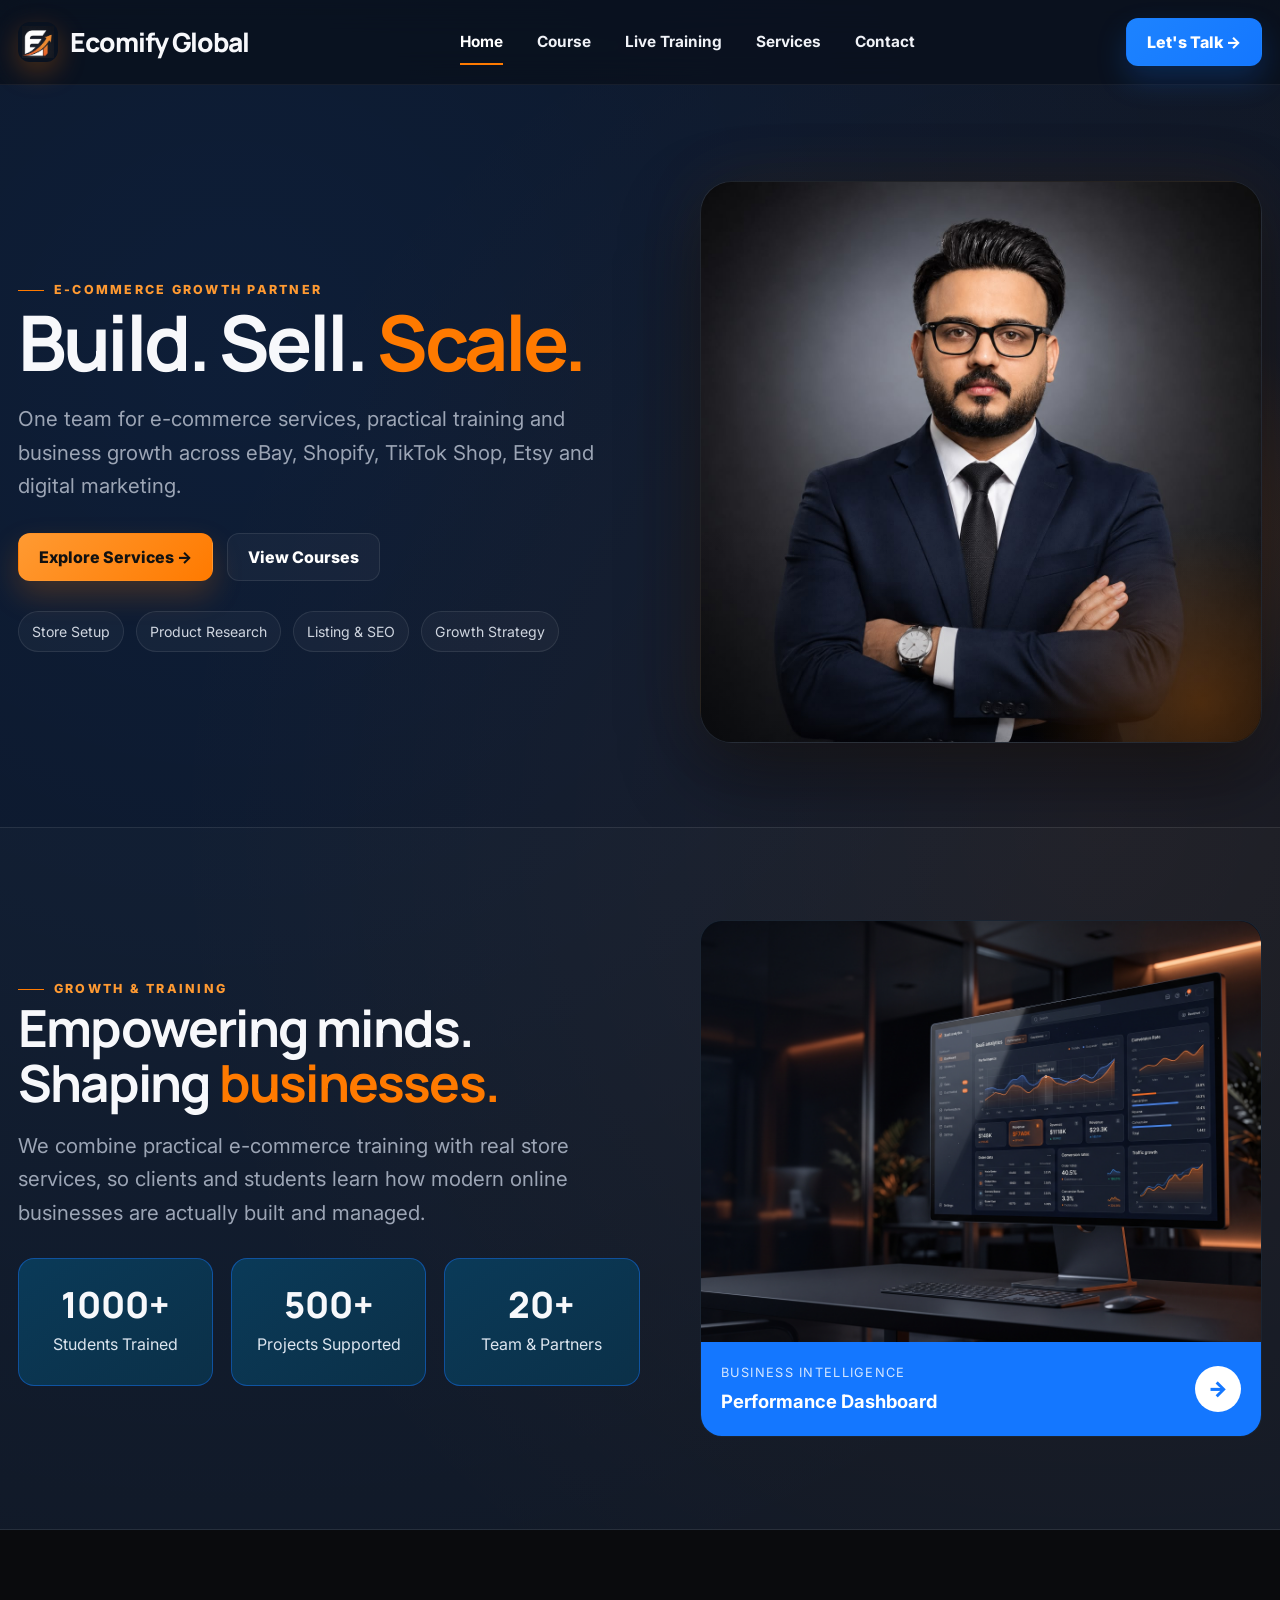
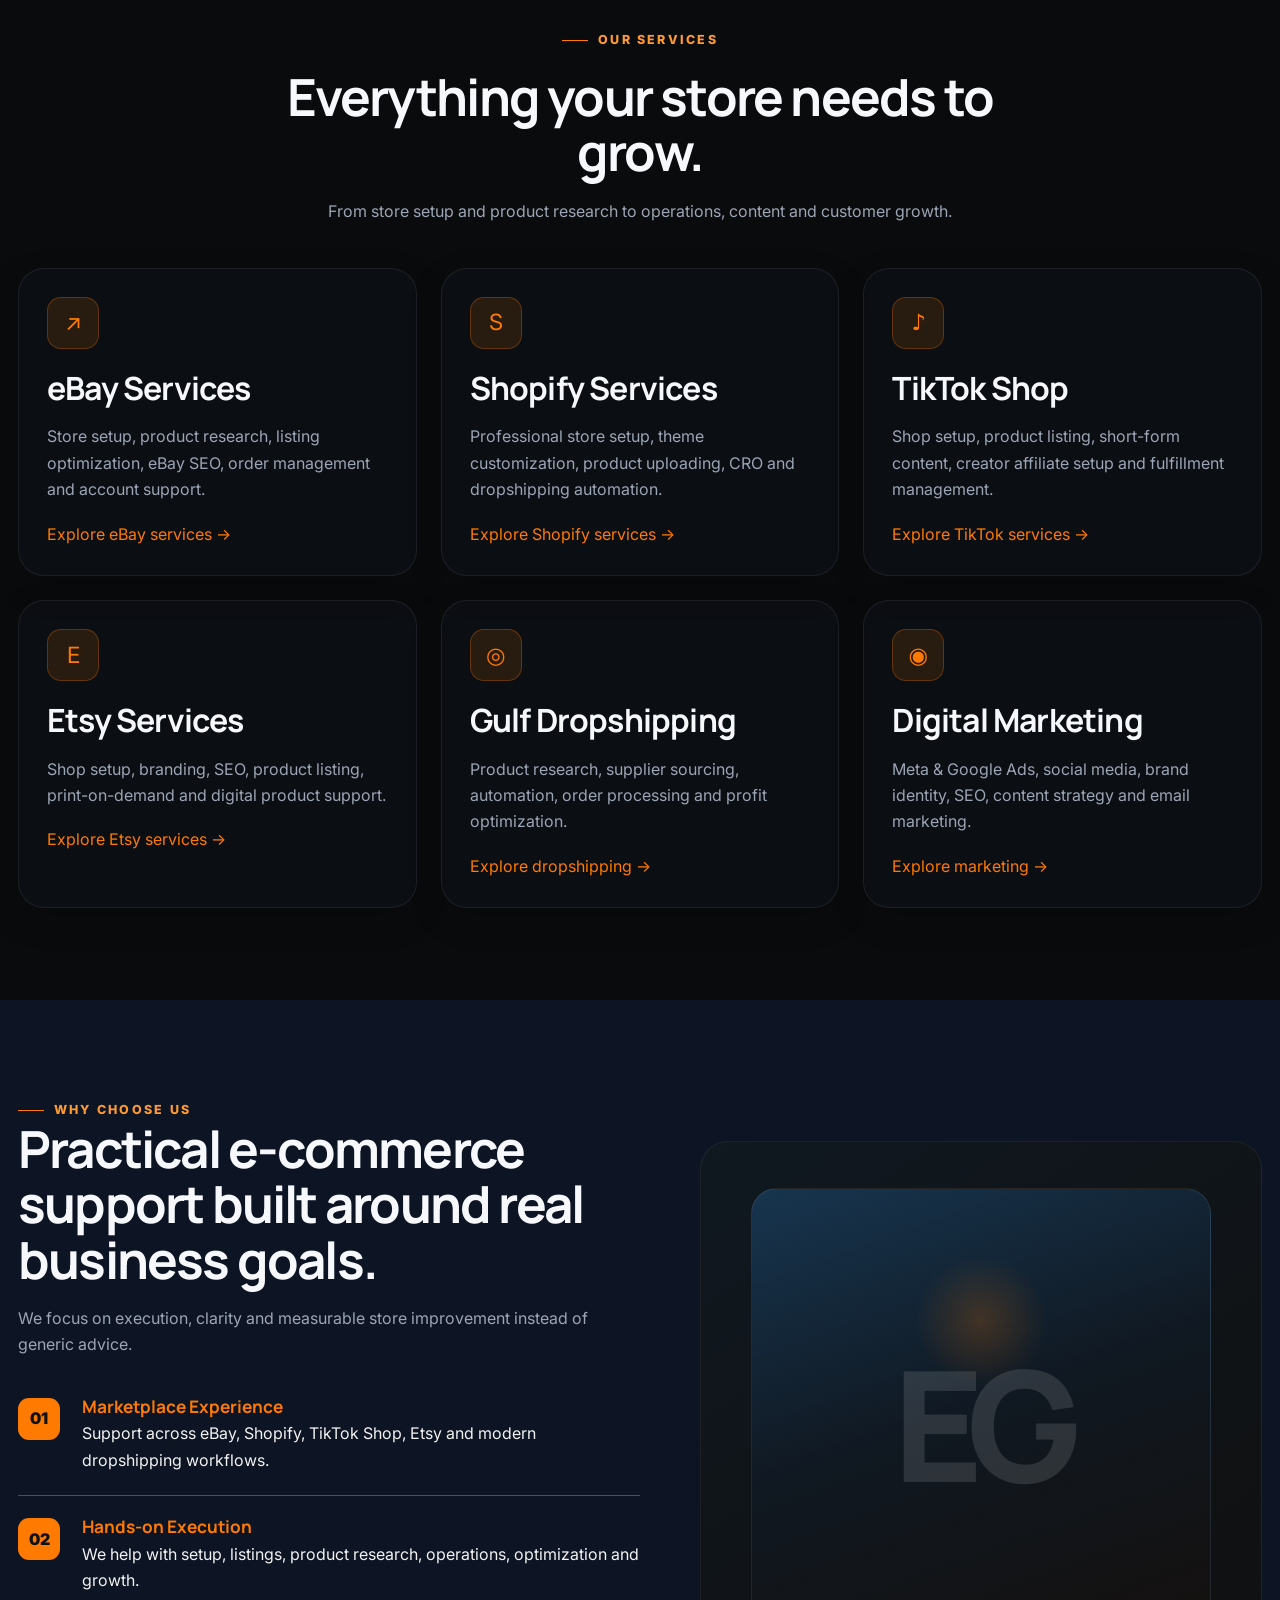
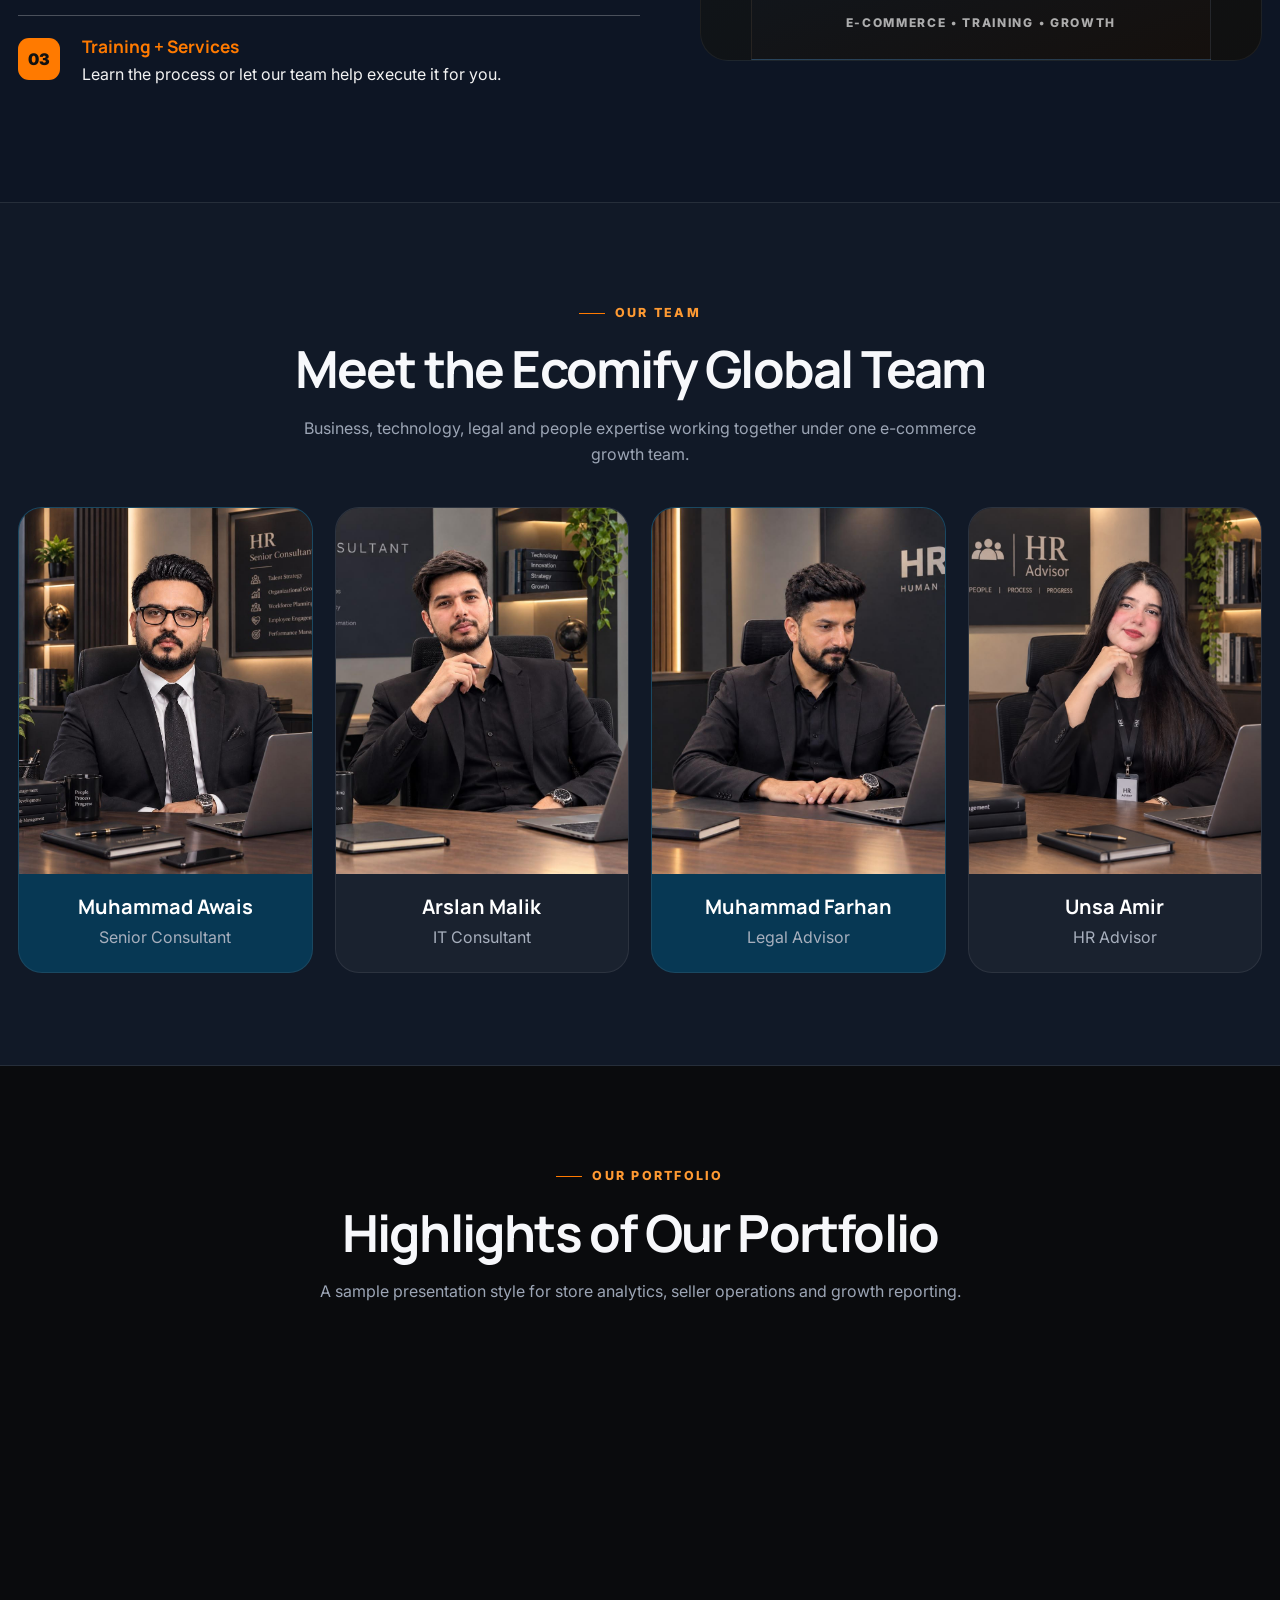
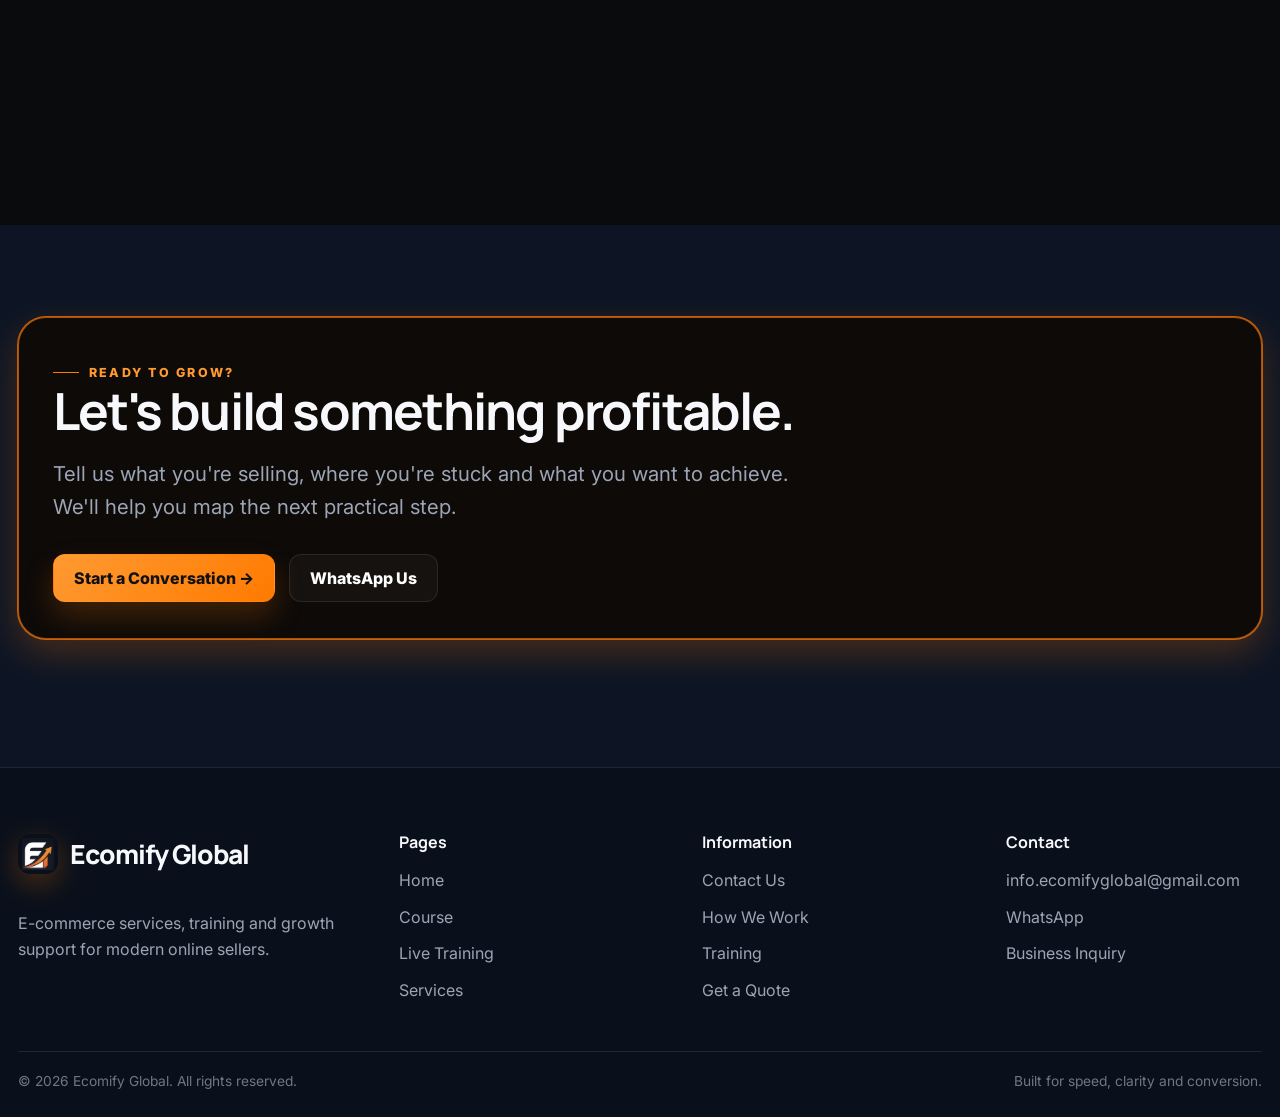
<file: index.html>
<!doctype html>
<html lang="en">
  <head>
    <meta charset="UTF-8" />
    <meta name="viewport" content="width=device-width, initial-scale=1.0" />
    <meta
      name="description"
      content="Ecomify Global helps online sellers build, manage and scale e-commerce businesses across eBay, Shopify, TikTok Shop, Etsy and digital marketing."
    />
    <title>Ecomify Global | E-Commerce Growth & Training</title>
    <link rel="stylesheet" href="assets/css/style.css" />
  </head>
  <body>
    <header class="site-header">
      <div class="container navbar">
        <a class="brand" href="index.html" aria-label="Ecomify Global home">
          <span class="brand-mark"></span>
          <span>Ecomify Global</span>
        </a>
        <nav class="nav-links" aria-label="Primary navigation">
          <a href="index.html">Home</a>
          <a href="course.html">Course</a>
          <a href="live-training.html">Live Training</a>
          <a href="services.html">Services</a>
          <a href="contact.html">Contact</a>
        </nav>
        <div class="header-cta">
          <a class="btn btn-primary" href="contact.html">Let's Talk →</a>
          <button
            class="menu-toggle"
            aria-label="Open menu"
            aria-expanded="false"
          >
            <span></span><span></span><span></span>
          </button>
        </div>
      </div>
    </header>

    <main>
      <section class="hero">
        <div class="container hero-grid">
          <div class="reveal">
            <span class="eyebrow">E-Commerce Growth Partner</span>

            <h1>Build. Sell. <span>Scale.</span></h1>

            <p class="lead">
              One team for e-commerce services, practical training and business
              growth across eBay, Shopify, TikTok Shop, Etsy and digital
              marketing.
            </p>

            <div class="hero-actions">
              <a class="btn btn-orange" href="services.html">
                Explore Services →
              </a>

              <a class="btn btn-ghost" href="course.html"> View Courses </a>
            </div>

            <div class="hero-badges">
              <span class="pill">Store Setup</span>
              <span class="pill">Product Research</span>
              <span class="pill">Listing & SEO</span>
              <span class="pill">Growth Strategy</span>
            </div>
          </div>

          <div class="hero-visual reveal">
            <img
              src="assets/images/hero.jpeg"
              alt="Ecomify Global e-commerce consultant"
              class="hero-person"
            />
          </div>
        </div>
      </section>

      <section class="section soft">
        <div class="container why-grid">
          <div class="reveal">
            <span class="eyebrow">Growth & Training</span>

            <h2>
              Empowering minds. Shaping
              <span class="orange">businesses.</span>
            </h2>

            <p class="lead">
              We combine practical e-commerce training with real store services,
              so clients and students learn how modern online businesses are
              actually built and managed.
            </p>

            <div class="stats-row">
              <div class="stat-box">
                <strong>1000+</strong>
                <span>Students Trained</span>
              </div>

              <div class="stat-box">
                <strong>500+</strong>
                <span>Projects Supported</span>
              </div>

              <div class="stat-box">
                <strong>20+</strong>
                <span>Team & Partners</span>
              </div>
            </div>
          </div>

          <div class="portfolio-card reveal">
            <div class="portfolio-shot">
              <img
                src="assets/images/buisness-dashboard.jpg"
                alt="Ecomify Global e-commerce business performance dashboard"
              />
            </div>

            <div class="portfolio-meta">
              <div>
                <span>Business Intelligence</span>
                <strong>Performance Dashboard</strong>
              </div>

              <div class="circle-arrow">→</div>
            </div>
          </div>
        </div>
      </section>

      <section class="section dark">
        <div class="container">
          <div class="section-copy reveal">
            <span class="eyebrow">Our Services</span>
            <h2>Everything your store needs to grow.</h2>
            <p>
              From store setup and product research to operations, content and
              customer growth.
            </p>
          </div>
          <div class="grid-3 mt-3">
            <article class="card reveal">
              <div class="card-icon">↗</div>
              <h3>eBay Services</h3>
              <p>
                Store setup, product research, listing optimization, eBay SEO,
                order management and account support.
              </p>
              <a class="orange" href="services.html">Explore eBay services →</a>
            </article>
            <article class="card reveal">
              <div class="card-icon">S</div>
              <h3>Shopify Services</h3>
              <p>
                Professional store setup, theme customization, product
                uploading, CRO and dropshipping automation.
              </p>
              <a class="orange" href="services.html"
                >Explore Shopify services →</a
              >
            </article>
            <article class="card reveal">
              <div class="card-icon">♪</div>
              <h3>TikTok Shop</h3>
              <p>
                Shop setup, product listing, short-form content, creator
                affiliate setup and fulfillment management.
              </p>
              <a class="orange" href="services.html"
                >Explore TikTok services →</a
              >
            </article>
            <article class="card reveal">
              <div class="card-icon">E</div>
              <h3>Etsy Services</h3>
              <p>
                Shop setup, branding, SEO, product listing, print-on-demand and
                digital product support.
              </p>
              <a class="orange" href="services.html">Explore Etsy services →</a>
            </article>
            <article class="card reveal">
              <div class="card-icon">◎</div>
              <h3>Gulf Dropshipping</h3>
              <p>
                Product research, supplier sourcing, automation, order
                processing and profit optimization.
              </p>
              <a class="orange" href="services.html">Explore dropshipping →</a>
            </article>
            <article class="card reveal">
              <div class="card-icon">◉</div>
              <h3>Digital Marketing</h3>
              <p>
                Meta & Google Ads, social media, brand identity, SEO, content
                strategy and email marketing.
              </p>
              <a class="orange" href="services.html">Explore marketing →</a>
            </article>
          </div>
        </div>
      </section>

      <section class="section">
        <div class="container why-grid">
          <div class="reveal">
            <span class="eyebrow">Why Choose Us</span>
            <h2>
              Practical e-commerce support built around real business goals.
            </h2>
            <p>
              We focus on execution, clarity and measurable store improvement
              instead of generic advice.
            </p>
            <div class="feature-line">
              <div class="small-icon">01</div>
              <div>
                <h4>Marketplace Experience</h4>
                <p>
                  Support across eBay, Shopify, TikTok Shop, Etsy and modern
                  dropshipping workflows.
                </p>
              </div>
            </div>
            <div class="feature-line">
              <div class="small-icon">02</div>
              <div>
                <h4>Hands-on Execution</h4>
                <p>
                  We help with setup, listings, product research, operations,
                  optimization and growth.
                </p>
              </div>
            </div>
            <div class="feature-line">
              <div class="small-icon">03</div>
              <div>
                <h4>Training + Services</h4>
                <p>
                  Learn the process or let our team help execute it for you.
                </p>
              </div>
            </div>
          </div>
          <div
            class="portrait-panel reveal"
            aria-label="Ecomify Global brand visual"
          >
            <div class="portrait-placeholder"></div>
          </div>
        </div>
      </section>

      <section class="section soft">
        <div class="container">
          <div class="section-copy reveal">
            <span class="eyebrow">Our Team</span>
            <h2>Meet the Ecomify Global Team</h2>
            <p>
              Business, technology, legal and people expertise working together
              under one e-commerce growth team.
            </p>
          </div>

          <div class="team-grid">
            <article class="team-card reveal">
              <div class="team-image">
                <img
                  src="assets/images/awais.jpeg"
                  alt="Muhammad Awais - Senior Consultant"
                />
              </div>

              <div class="team-body">
                <h4>Muhammad Awais</h4>
                <p>Senior Consultant</p>
              </div>
            </article>

            <article class="team-card reveal">
              <div class="team-image">
                <img
                  src="assets/images/arslan.jpeg"
                  alt="Arslan Malik - IT Consultant"
                />
              </div>

              <div class="team-body">
                <h4>Arslan Malik</h4>
                <p>IT Consultant</p>
              </div>
            </article>

            <article class="team-card reveal">
              <div class="team-image">
                <img
                  src="assets/images/farhan.jpeg"
                  alt="Muhammad Farhan - Legal Advisor"
                />
              </div>

              <div class="team-body">
                <h4>Muhammad Farhan</h4>
                <p>Legal Advisor</p>
              </div>
            </article>

            <article class="team-card reveal">
              <div class="team-image">
                <img
                  src="assets/images/unsa.jpeg"
                  alt="Unsa Amir - HR Advisor"
                />
              </div>

              <div class="team-body">
                <h4>Unsa Amir</h4>
                <p>HR Advisor</p>
              </div>
            </article>
          </div>
        </div>
      </section>

      <section class="section dark">
        <div class="container">
          <div class="section-copy reveal">
            <span class="eyebrow">Our Portfolio</span>
            <h2>Highlights of Our Portfolio</h2>
            <p>
              A sample presentation style for store analytics, seller operations
              and growth reporting.
            </p>
          </div>

          <div class="portfolio-grid">
            <!-- Selling Stats -->
            <article class="portfolio-card reveal">
              <div class="portfolio-shot">
                <img
                  src="assets/images/stats.png"
                  alt="Selling Stats Dashboard"
                />
              </div>

              <div class="portfolio-meta">
                <div>
                  <span>Stats</span>
                  <strong>Selling Stats</strong>
                </div>

                <div class="circle-arrow">→</div>
              </div>
            </article>

            <!-- Performance Overview -->
            <article class="portfolio-card reveal">
              <div class="portfolio-shot">
                <img
                  src="assets/images/performance.png"
                  alt="Performance Overview Dashboard"
                />
              </div>

              <div class="portfolio-meta">
                <div>
                  <span>Stats</span>
                  <strong>Performance Overview</strong>
                </div>

                <div class="circle-arrow">→</div>
              </div>
            </article>

            <!-- Payouts -->
            <article class="portfolio-card reveal">
              <div class="portfolio-shot">
                <img src="assets/images/payout.png" alt="Payouts Dashboard" />
              </div>

              <div class="portfolio-meta">
                <div>
                  <span>Stats</span>
                  <strong>Payouts</strong>
                </div>

                <div class="circle-arrow">→</div>
              </div>
            </article>
          </div>
        </div>
      </section>

      <section class="section">
        <div class="container service-intro reveal">
          <span class="eyebrow">Ready to Grow?</span>
          <h2>Let's build something profitable.</h2>
          <p class="lead">
            Tell us what you're selling, where you're stuck and what you want to
            achieve. We'll help you map the next practical step.
          </p>
          <div class="hero-actions">
            <a class="btn btn-orange" href="contact.html"
              >Start a Conversation →</a
            ><a class="btn btn-ghost" data-whatsapp href="#">WhatsApp Us</a>
          </div>
        </div>
      </section>
    </main>

    <footer class="site-footer">
      <div class="container">
        <div class="footer-grid">
          <div class="footer-brand">
            <a class="brand" href="index.html"
              ><span class="brand-mark"></span><span>Ecomify Global</span></a
            >
            <p class="mt-2">
              E-commerce services, training and growth support for modern online
              sellers.
            </p>
          </div>
          <div>
            <h4 class="footer-title">Pages</h4>
            <div class="footer-links">
              <a href="index.html">Home</a><a href="course.html">Course</a
              ><a href="live-training.html">Live Training</a
              ><a href="services.html">Services</a>
            </div>
          </div>
          <div>
            <h4 class="footer-title">Information</h4>
            <div class="footer-links">
              <a href="contact.html">Contact Us</a
              ><a href="services.html">How We Work</a
              ><a href="course.html">Training</a
              ><a href="contact.html">Get a Quote</a>
            </div>
          </div>
          <div>
            <h4 class="footer-title">Contact</h4>
            <div class="footer-links">
              <a data-email href="#">hello@ecomifyglobal.com</a
              ><a data-whatsapp href="#">WhatsApp</a
              ><a href="contact.html">Business Inquiry</a>
            </div>
          </div>
        </div>
        <div class="footer-bottom">
          <span
            >© <span data-year></span> Ecomify Global. All rights
            reserved.</span
          ><span>Built for speed, clarity and conversion.</span>
        </div>
      </div>
    </footer>
    <button class="back-top" aria-label="Back to top">↑</button>
    <script src="assets/js/script.js"></script>
  </body>
</html>
</file>
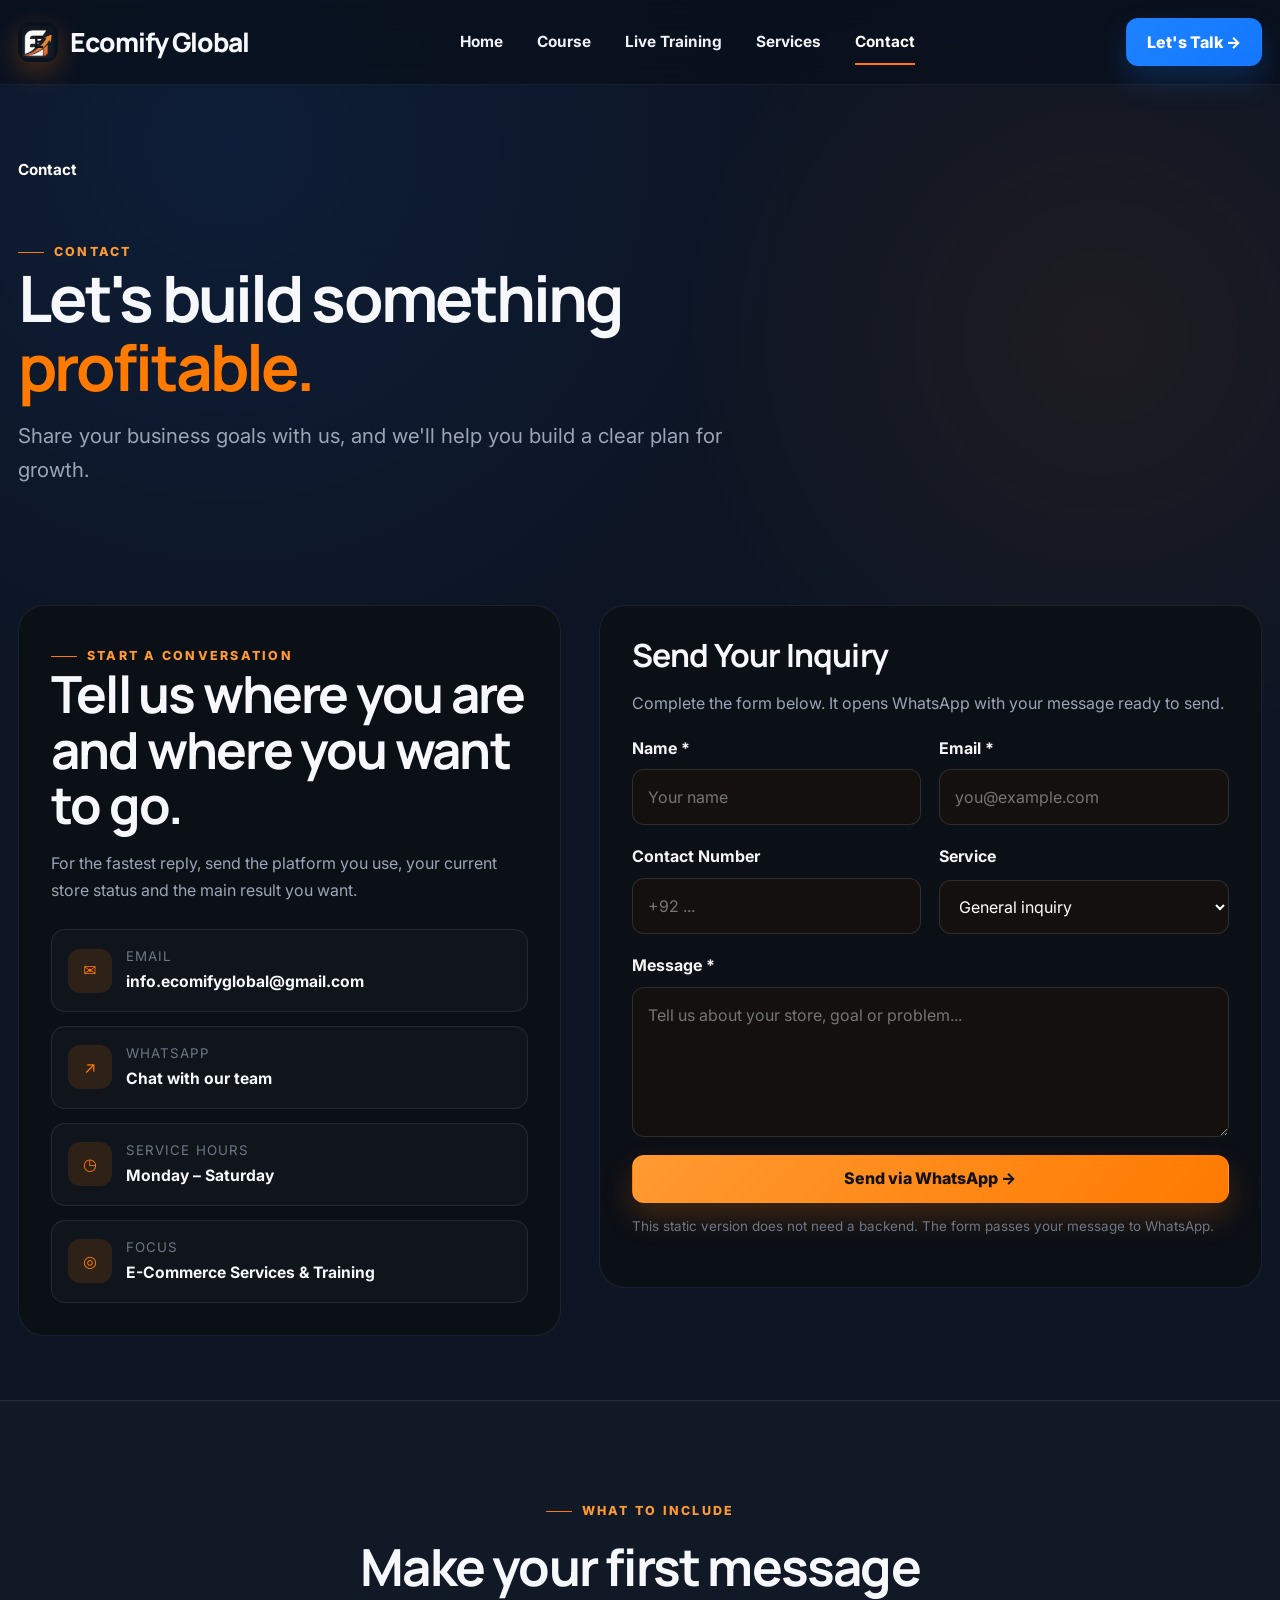
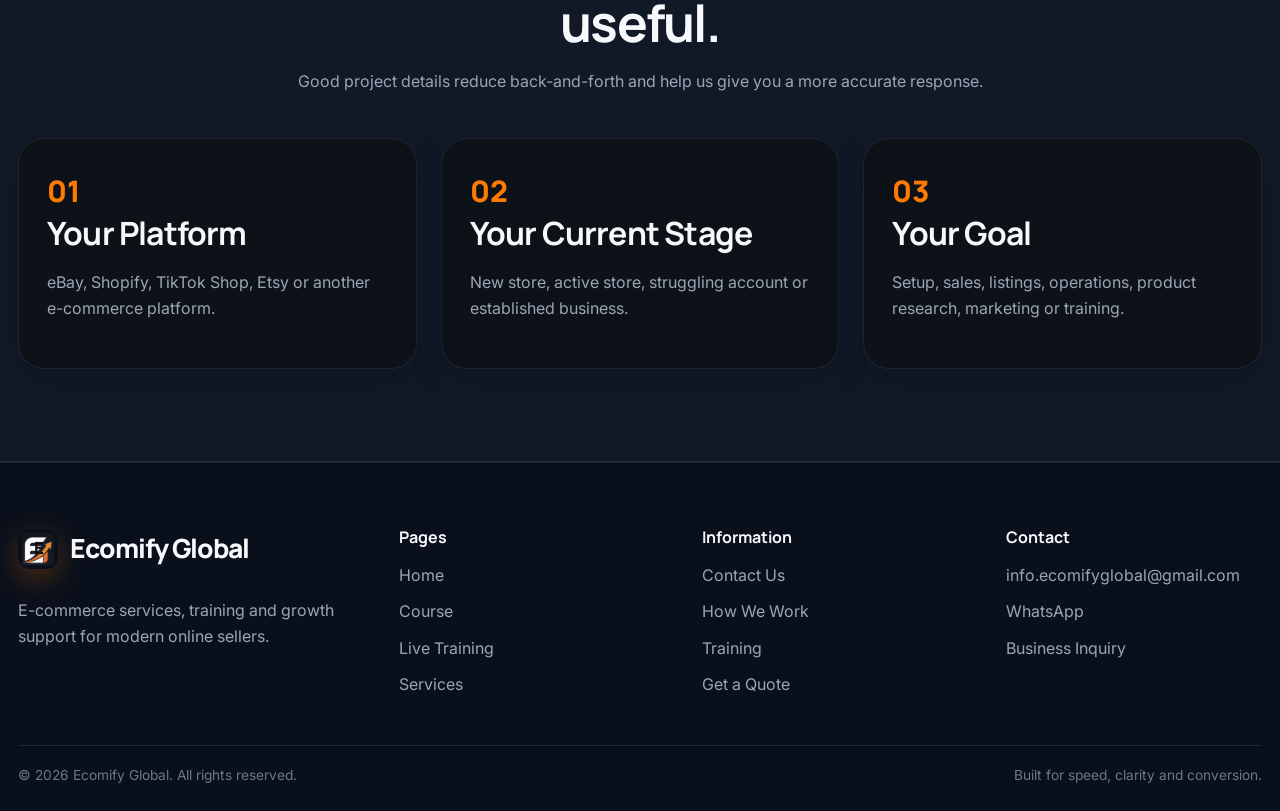
<file: contact.html>
<!DOCTYPE html>
<html lang="en">
<head>
  <meta charset="UTF-8" />
  <meta name="viewport" content="width=device-width, initial-scale=1.0" />
  <meta name="description" content="Contact Ecomify Global for e-commerce services, store support and training." />
  <title>Contact | Ecomify Global</title>
  <link rel="stylesheet" href="assets/css/style.css" />
</head>
<body>
  <header class="site-header"><div class="container navbar"><a class="brand" href="index.html"><span class="brand-mark">E</span><span>Ecomify Global</span></a><nav class="nav-links" aria-label="Primary navigation"><a href="index.html">Home</a><a href="course.html">Course</a><a href="live-training.html">Live Training</a><a href="services.html">Services</a><a href="contact.html">Contact</a></nav><div class="header-cta"><a class="btn btn-primary" href="contact.html">Let's Talk →</a><button class="menu-toggle" aria-label="Open menu" aria-expanded="false"><span></span><span></span><span></span></button></div></div></header>

  <main>
    <section class="page-hero"><div class="container"><div class="page-title">Contact</div><div class="reveal"><span class="eyebrow">Contact</span><h1>Let's build something <span class="orange">profitable.</span></h1><p class="lead">Share your business goals with us, and we'll help you build a clear plan for growth.</p></div></div></section>

    <section class="section tight">
      <div class="container contact-grid">
        <aside class="contact-panel reveal">
          <span class="eyebrow">Start a Conversation</span>
          <h2>Tell us where you are and where you want to go.</h2>
          <p>For the fastest reply, send the platform you use, your current store status and the main result you want.</p>
          <div class="contact-cards">
            <div class="contact-item"><div class="icon">✉</div><div><small>Email</small><strong><a data-email href="#">hello@ecomifyglobal.com</a></strong></div></div>
            <div class="contact-item"><div class="icon">↗</div><div><small>WhatsApp</small><strong><a data-whatsapp href="#">Chat with our team</a></strong></div></div>
            <div class="contact-item"><div class="icon">◷</div><div><small>Service Hours</small><strong>Monday – Saturday</strong></div></div>
            <div class="contact-item"><div class="icon">◎</div><div><small>Focus</small><strong>E-Commerce Services & Training</strong></div></div>
          </div>
        </aside>

        <section class="contact-panel reveal">
          <h3>Send Your Inquiry</h3>
          <p>Complete the form below. It opens WhatsApp with your message ready to send.</p>
          <form id="contactForm" novalidate>
            <div class="form-grid">
              <div class="field"><label for="name">Name *</label><input id="name" name="name" type="text" placeholder="Your name" required /></div>
              <div class="field"><label for="email">Email *</label><input id="email" name="email" type="email" placeholder="you@example.com" required /></div>
              <div class="field"><label for="phone">Contact Number</label><input id="phone" name="phone" type="tel" placeholder="+92 ..." /></div>
              <div class="field"><label for="service">Service</label><select id="service" name="service"><option value="General inquiry">General inquiry</option><option>eBay Services</option><option>Shopify Services</option><option>TikTok Shop Services</option><option>Etsy Services</option><option>Gulf Dropshipping</option><option>Digital Marketing</option><option>Course / Training</option></select></div>
              <div class="field full"><label for="message">Message *</label><textarea id="message" name="message" placeholder="Tell us about your store, goal or problem..." required></textarea></div>
              <div class="field full"><button class="btn btn-orange" type="submit">Send via WhatsApp →</button></div>
            </div>
            <p class="form-note">This static version does not need a backend. The form passes your message to WhatsApp.</p>
            <div id="formStatus" class="form-status" role="status" aria-live="polite"></div>
          </form>
        </section>
      </div>
    </section>

    <section class="section soft"><div class="container"><div class="section-copy reveal"><span class="eyebrow">What to Include</span><h2>Make your first message useful.</h2><p>Good project details reduce back-and-forth and help us give you a more accurate response.</p></div><div class="grid-3 mt-3"><article class="card reveal"><div class="card-num">01</div><h3>Your Platform</h3><p>eBay, Shopify, TikTok Shop, Etsy or another e-commerce platform.</p></article><article class="card reveal"><div class="card-num">02</div><h3>Your Current Stage</h3><p>New store, active store, struggling account or established business.</p></article><article class="card reveal"><div class="card-num">03</div><h3>Your Goal</h3><p>Setup, sales, listings, operations, product research, marketing or training.</p></article></div></div></section>
  </main>

  <footer class="site-footer"><div class="container"><div class="footer-grid"><div class="footer-brand"><a class="brand" href="index.html"><span class="brand-mark">E</span><span>Ecomify Global</span></a><p class="mt-2">E-commerce services, training and growth support for modern online sellers.</p></div><div><h4 class="footer-title">Pages</h4><div class="footer-links"><a href="index.html">Home</a><a href="course.html">Course</a><a href="live-training.html">Live Training</a><a href="services.html">Services</a></div></div><div><h4 class="footer-title">Information</h4><div class="footer-links"><a href="contact.html">Contact Us</a><a href="services.html">How We Work</a><a href="course.html">Training</a><a href="contact.html">Get a Quote</a></div></div><div><h4 class="footer-title">Contact</h4><div class="footer-links"><a data-email href="#">hello@ecomifyglobal.com</a><a data-whatsapp href="#">WhatsApp</a><a href="contact.html">Business Inquiry</a></div></div></div><div class="footer-bottom"><span>© <span data-year></span> Ecomify Global. All rights reserved.</span><span>Built for speed, clarity and conversion.</span></div></div></footer>
  <button class="back-top" aria-label="Back to top">↑</button><script src="assets/js/script.js"></script>
</body>
</html>
</file>
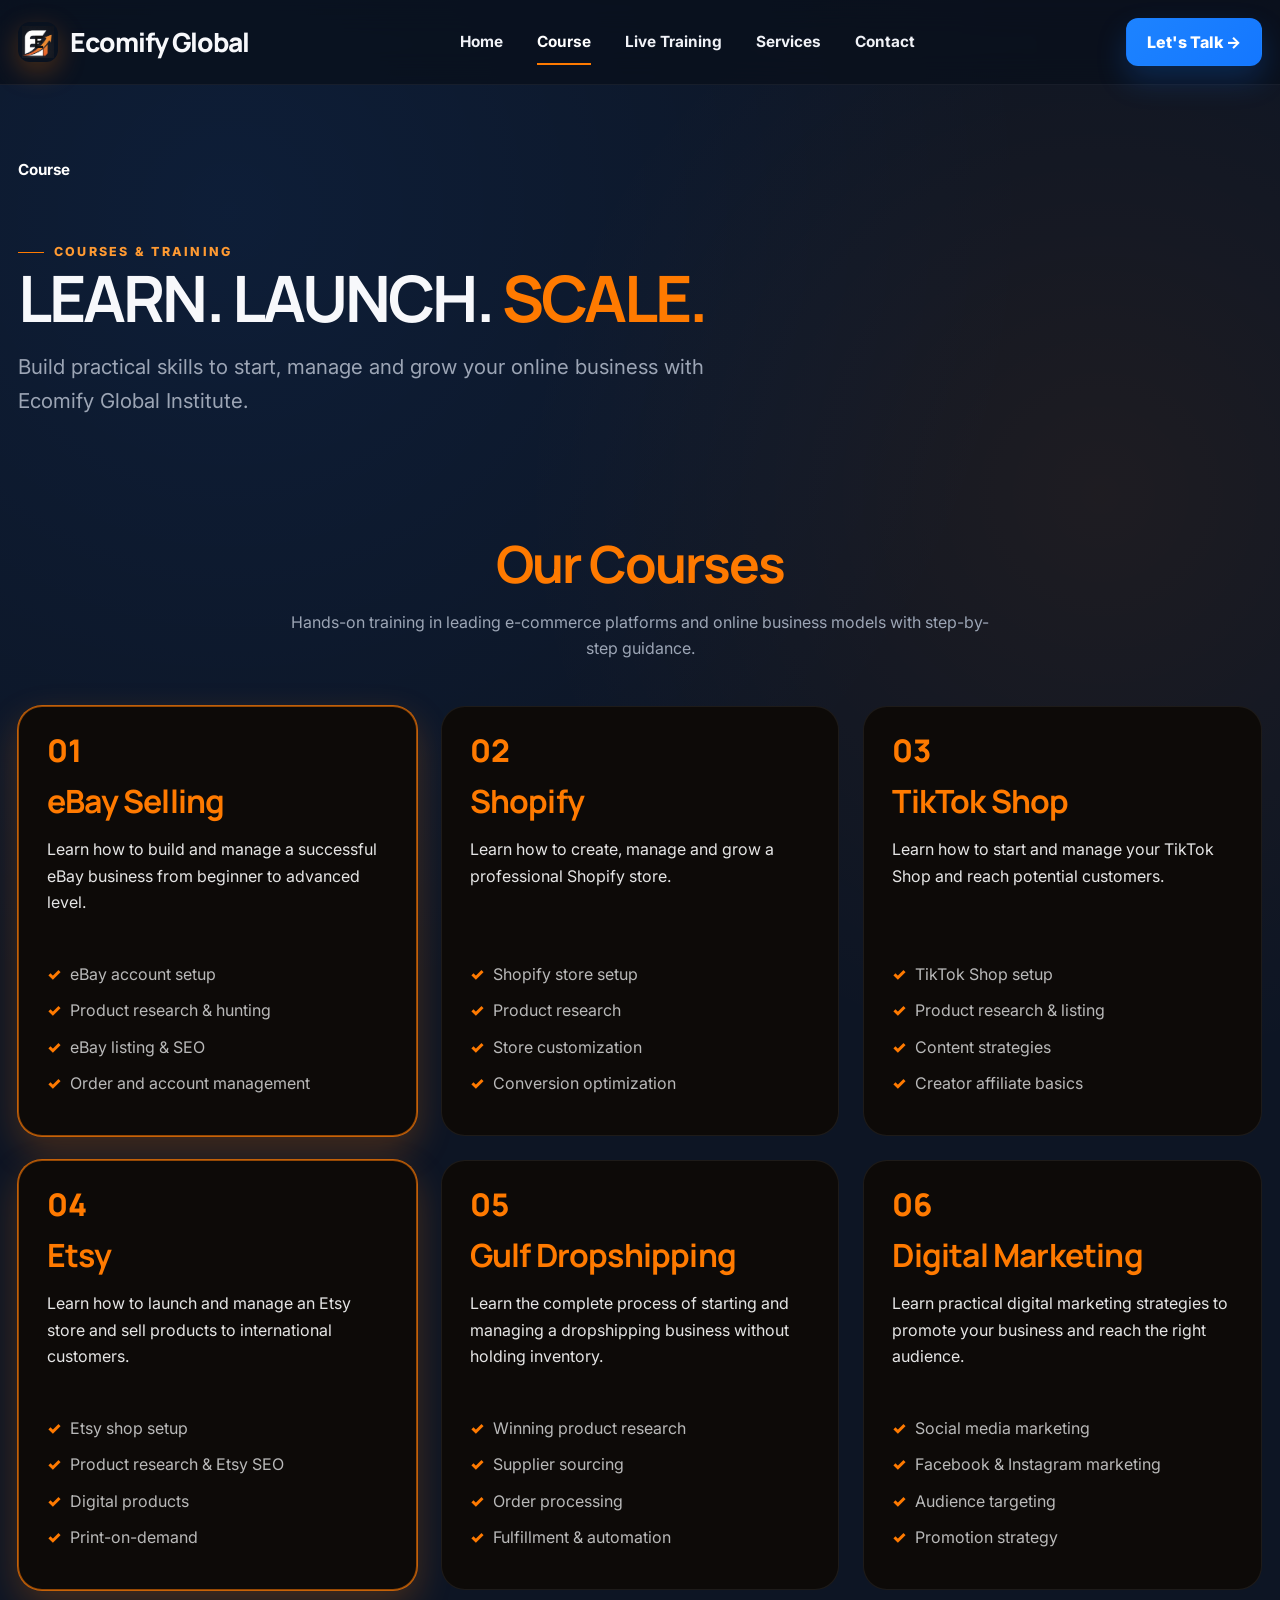
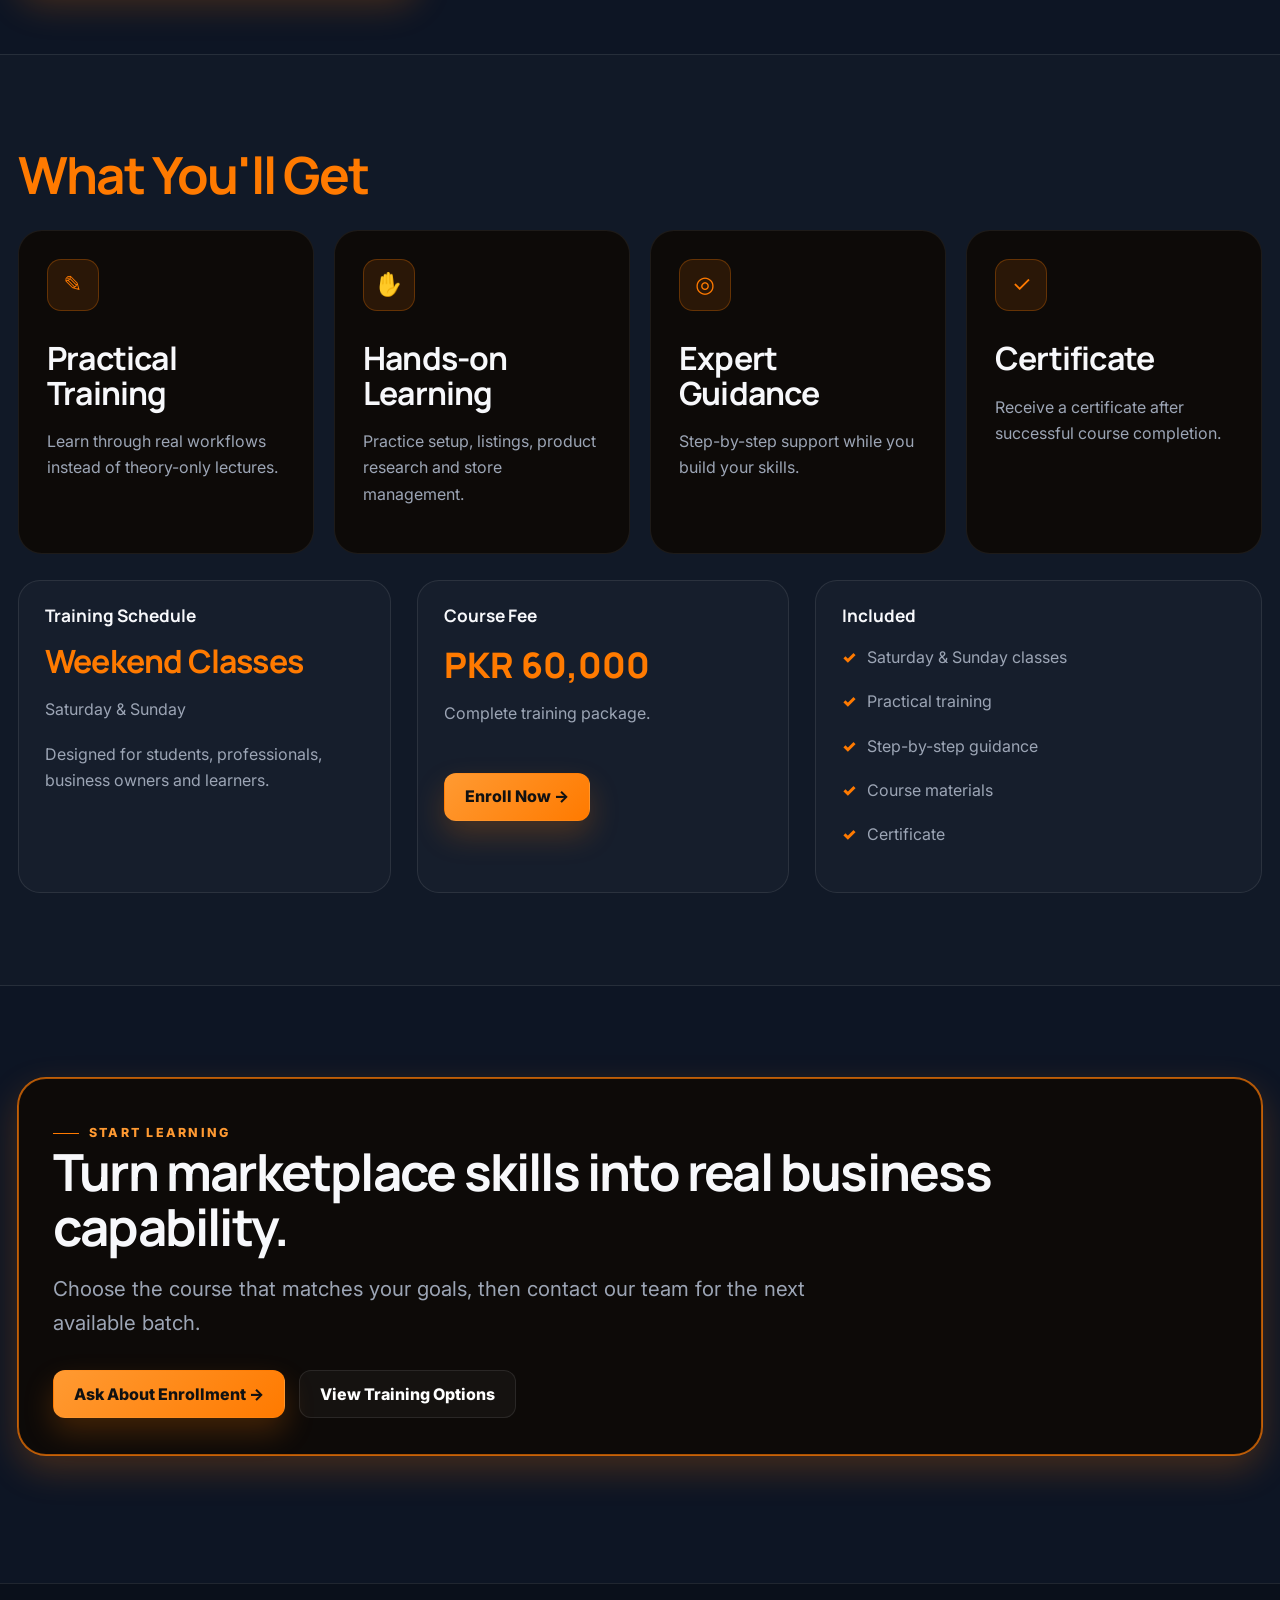
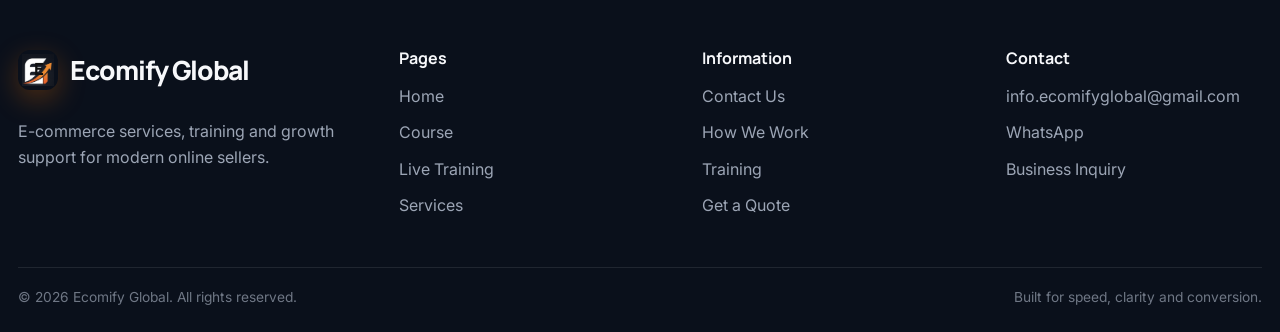
<file: course.html>
<!doctype html>
<html lang="en">
  <head>
    <meta charset="UTF-8" />
    <meta name="viewport" content="width=device-width, initial-scale=1.0" />
    <meta
      name="description"
      content="Practical e-commerce courses by Ecomify Global Institute covering eBay, Shopify, TikTok Shop, Etsy, Gulf dropshipping and digital marketing."
    />
    <title>Courses | Ecomify Global</title>
    <link rel="stylesheet" href="assets/css/style.css" />
  </head>
  <body>
    <header class="site-header">
      <div class="container navbar">
        <a class="brand" href="index.html"
          ><span class="brand-mark">E</span><span>Ecomify Global</span></a
        >
        <nav class="nav-links" aria-label="Primary navigation">
          <a href="index.html">Home</a><a href="course.html">Course</a
          ><a href="live-training.html">Live Training</a
          ><a href="services.html">Services</a
          ><a href="contact.html">Contact</a>
        </nav>
        <div class="header-cta">
          <a class="btn btn-primary" href="contact.html">Let's Talk →</a
          ><button
            class="menu-toggle"
            aria-label="Open menu"
            aria-expanded="false"
          >
            <span></span><span></span><span></span>
          </button>
        </div>
      </div>
    </header>

    <main>
      <section class="page-hero">
        <div class="container">
          <div class="page-title">Course</div>
          <div class="reveal">
            <span class="eyebrow">Courses & Training</span>
            <h1>LEARN. LAUNCH. <span class="orange">SCALE.</span></h1>
            <p class="lead">
              Build practical skills to start, manage and grow your online
              business with Ecomify Global Institute.
            </p>
          </div>
        </div>
      </section>

      <section class="section tight">
        <div class="container">
          <div class="section-copy reveal">
            <h2 class="orange">Our Courses</h2>
            <p>
              Hands-on training in leading e-commerce platforms and online
              business models with step-by-step guidance.
            </p>
          </div>
          <div class="course-grid mt-3">
            <article class="course-card featured reveal">
              <div class="course-no">01</div>
              <h3>eBay Selling</h3>
              <p>
                Learn how to build and manage a successful eBay business from
                beginner to advanced level.
              </p>
              <ul>
                <li>eBay account setup</li>
                <li>Product research & hunting</li>
                <li>eBay listing & SEO</li>
                <li>Order and account management</li>
              </ul>
            </article>
            <article class="course-card reveal">
              <div class="course-no">02</div>
              <h3>Shopify</h3>
              <p>
                Learn how to create, manage and grow a professional Shopify
                store.
              </p>
              <ul>
                <li>Shopify store setup</li>
                <li>Product research</li>
                <li>Store customization</li>
                <li>Conversion optimization</li>
              </ul>
            </article>
            <article class="course-card reveal">
              <div class="course-no">03</div>
              <h3>TikTok Shop</h3>
              <p>
                Learn how to start and manage your TikTok Shop and reach
                potential customers.
              </p>
              <ul>
                <li>TikTok Shop setup</li>
                <li>Product research & listing</li>
                <li>Content strategies</li>
                <li>Creator affiliate basics</li>
              </ul>
            </article>
            <article class="course-card featured reveal">
              <div class="course-no">04</div>
              <h3>Etsy</h3>
              <p>
                Learn how to launch and manage an Etsy store and sell products
                to international customers.
              </p>
              <ul>
                <li>Etsy shop setup</li>
                <li>Product research & Etsy SEO</li>
                <li>Digital products</li>
                <li>Print-on-demand</li>
              </ul>
            </article>
            <article class="course-card reveal">
              <div class="course-no">05</div>
              <h3>Gulf Dropshipping</h3>
              <p>
                Learn the complete process of starting and managing a
                dropshipping business without holding inventory.
              </p>
              <ul>
                <li>Winning product research</li>
                <li>Supplier sourcing</li>
                <li>Order processing</li>
                <li>Fulfillment & automation</li>
              </ul>
            </article>
            <article class="course-card reveal">
              <div class="course-no">06</div>
              <h3>Digital Marketing</h3>
              <p>
                Learn practical digital marketing strategies to promote your
                business and reach the right audience.
              </p>
              <ul>
                <li>Social media marketing</li>
                <li>Facebook & Instagram marketing</li>
                <li>Audience targeting</li>
                <li>Promotion strategy</li>
              </ul>
            </article>
          </div>
        </div>
      </section>

      <section class="section soft">
        <div class="container">
          <div class="reveal"><h2 class="orange">What You'll Get</h2></div>
          <div class="benefit-grid mt-2">
            <article class="benefit-card reveal">
              <div class="card-icon">✎</div>
              <h3>Practical Training</h3>
              <p>
                Learn through real workflows instead of theory-only lectures.
              </p>
            </article>
            <article class="benefit-card reveal">
              <div class="card-icon">✋</div>
              <h3>Hands-on Learning</h3>
              <p>
                Practice setup, listings, product research and store management.
              </p>
            </article>
            <article class="benefit-card reveal">
              <div class="card-icon">◎</div>
              <h3>Expert Guidance</h3>
              <p>Step-by-step support while you build your skills.</p>
            </article>
            <article class="benefit-card reveal">
              <div class="card-icon">✓</div>
              <h3>Certificate</h3>
              <p>Receive a certificate after successful course completion.</p>
            </article>
          </div>

          <div class="training-summary">
            <div class="summary-block reveal">
              <h4>Training Schedule</h4>
              <h3 class="orange">Weekend Classes</h3>
              <p>Saturday & Sunday</p>
              <p>
                Designed for students, professionals, business owners and
                learners.
              </p>
            </div>
            <div class="summary-block reveal">
              <h4>Course Fee</h4>
              <strong class="price">PKR 60,000</strong>
              <p>Complete training package.</p>
              <a class="btn btn-orange mt-2" href="contact.html"
                >Enroll Now →</a
              >
            </div>
            <div class="summary-block reveal">
              <h4>Included</h4>
              <ul class="summary-list">
                <li>Saturday & Sunday classes</li>
                <li>Practical training</li>
                <li>Step-by-step guidance</li>
                <li>Course materials</li>
                <li>Certificate</li>
              </ul>
            </div>
          </div>
        </div>
      </section>

      <section class="section">
        <div class="container service-intro reveal">
          <span class="eyebrow">Start Learning</span>
          <h2>Turn marketplace skills into real business capability.</h2>
          <p class="lead">
            Choose the course that matches your goals, then contact our team for
            the next available batch.
          </p>
          <div class="hero-actions">
            <a class="btn btn-orange" href="contact.html"
              >Ask About Enrollment →</a
            ><a class="btn btn-ghost" href="live-training.html"
              >View Training Options</a
            >
          </div>
        </div>
      </section>
    </main>

    <footer class="site-footer">
      <div class="container">
        <div class="footer-grid">
          <div class="footer-brand">
            <a class="brand" href="index.html"
              ><span class="brand-mark">E</span><span>Ecomify Global</span></a
            >
            <p class="mt-2">
              E-commerce services, training and growth support for modern online
              sellers.
            </p>
          </div>
          <div>
            <h4 class="footer-title">Pages</h4>
            <div class="footer-links">
              <a href="index.html">Home</a><a href="course.html">Course</a
              ><a href="live-training.html">Live Training</a
              ><a href="services.html">Services</a>
            </div>
          </div>
          <div>
            <h4 class="footer-title">Information</h4>
            <div class="footer-links">
              <a href="contact.html">Contact Us</a
              ><a href="services.html">How We Work</a
              ><a href="course.html">Training</a
              ><a href="contact.html">Get a Quote</a>
            </div>
          </div>
          <div>
            <h4 class="footer-title">Contact</h4>
            <div class="footer-links">
              <a data-email href="#">hello@ecomifyglobal.com</a
              ><a data-whatsapp href="#">WhatsApp</a
              ><a href="contact.html">Business Inquiry</a>
            </div>
          </div>
        </div>
        <div class="footer-bottom">
          <span
            >© <span data-year></span> Ecomify Global. All rights
            reserved.</span
          ><span>Built for speed, clarity and conversion.</span>
        </div>
      </div>
    </footer>
    <button class="back-top" aria-label="Back to top">↑</button>
    <script src="assets/js/script.js"></script>
  </body>
</html>
</file>
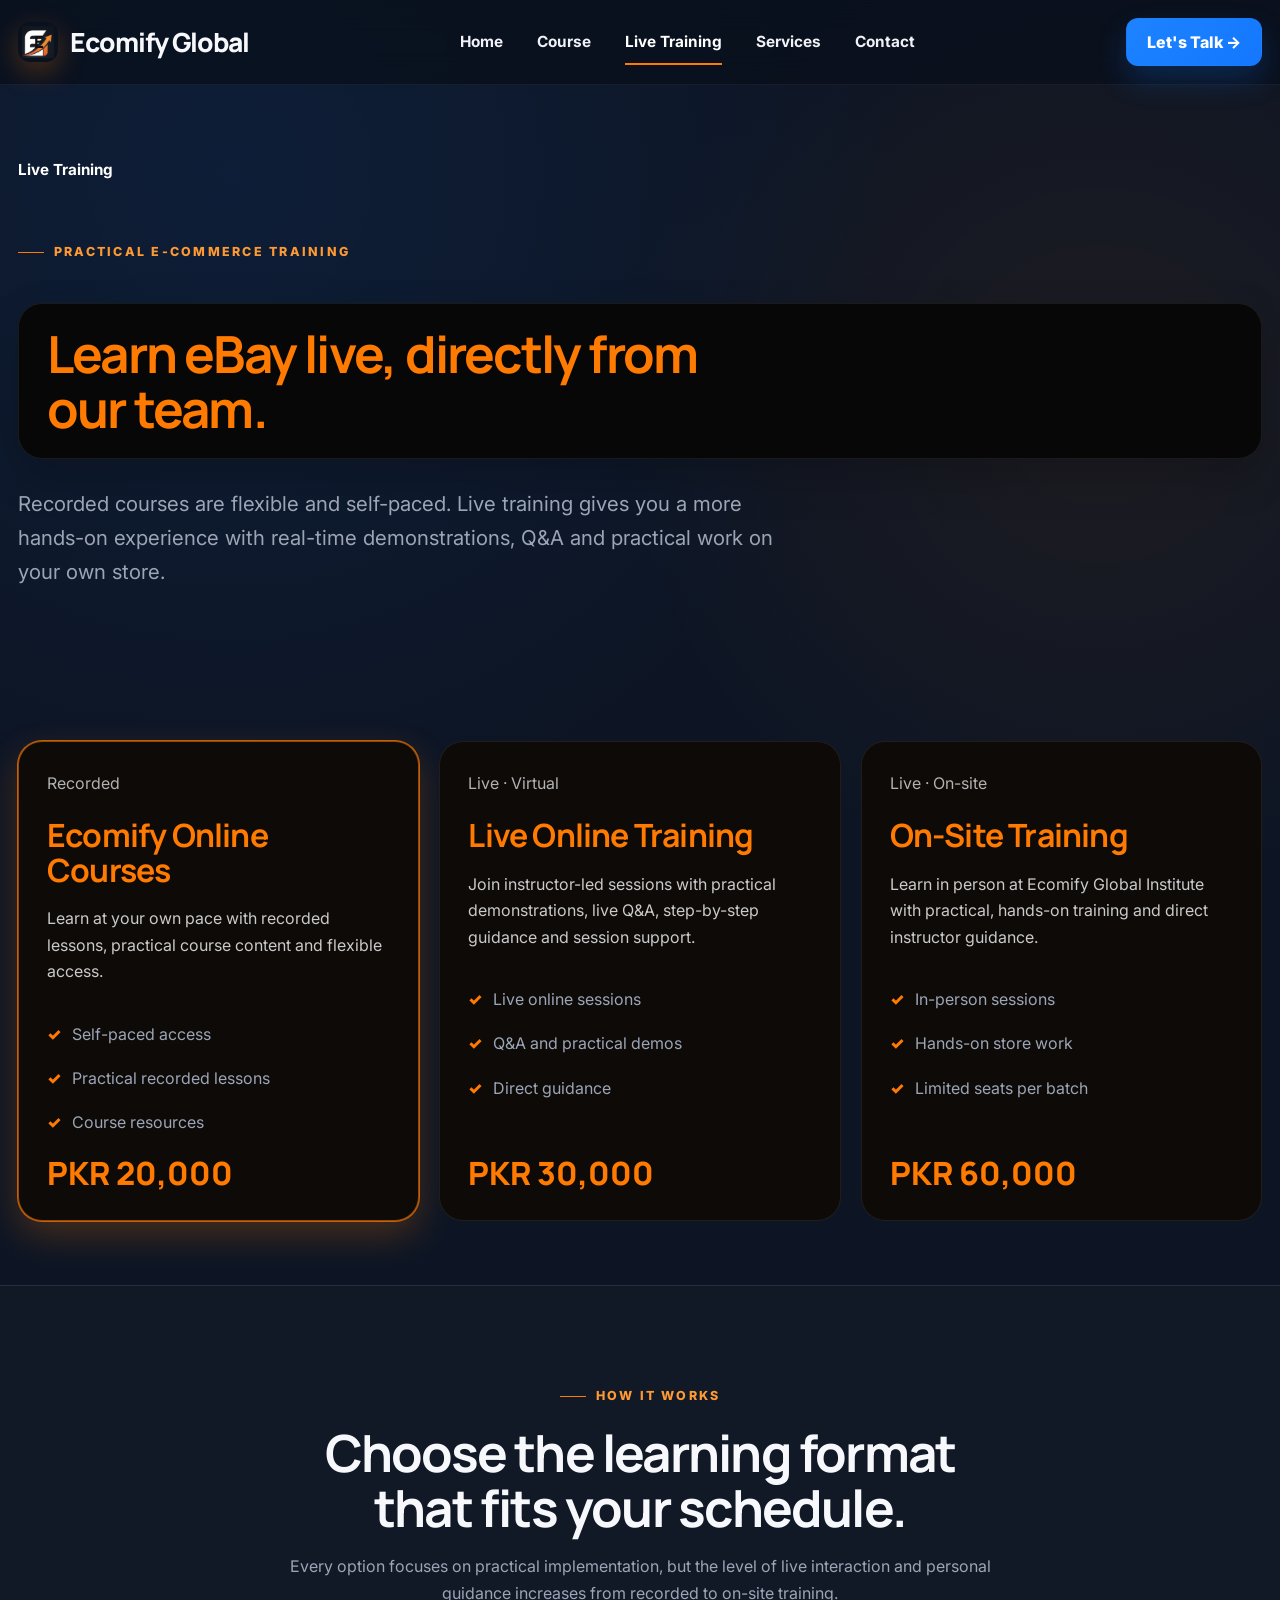
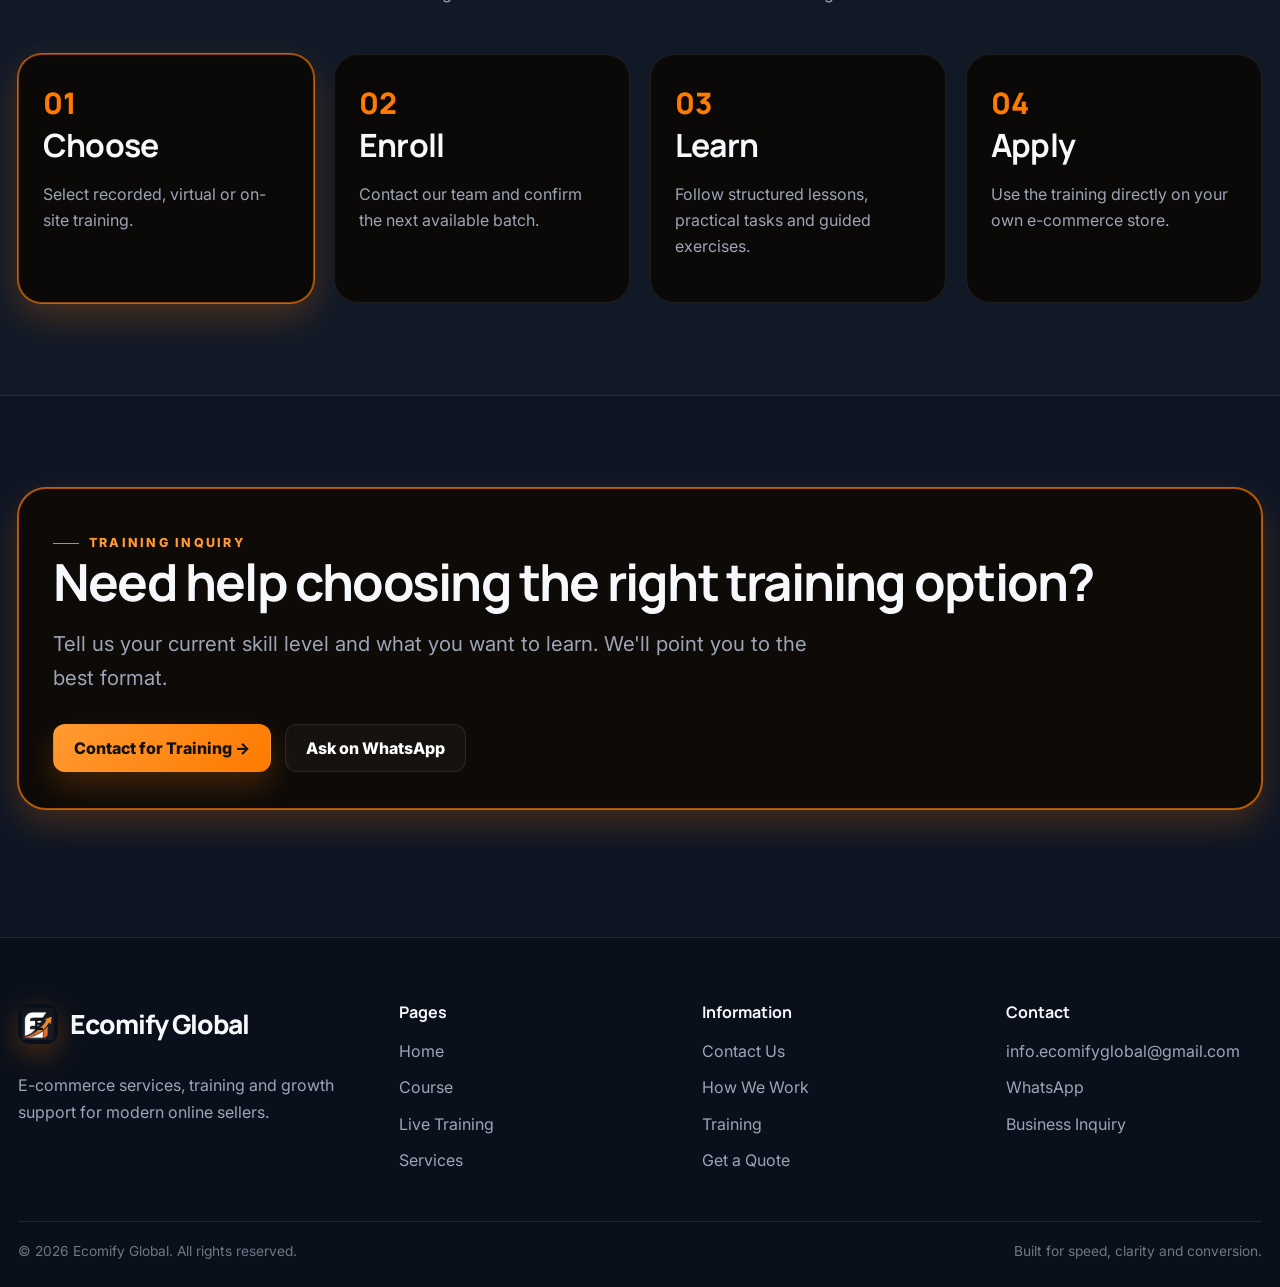
<file: live-training.html>
<!DOCTYPE html>
<html lang="en">
<head>
  <meta charset="UTF-8" />
  <meta name="viewport" content="width=device-width, initial-scale=1.0" />
  <meta name="description" content="Recorded, virtual and on-site e-commerce training by Ecomify Global." />
  <title>Live Training | Ecomify Global</title>
  <link rel="stylesheet" href="assets/css/style.css" />
</head>
<body>
  <header class="site-header"><div class="container navbar"><a class="brand" href="index.html"><span class="brand-mark">E</span><span>Ecomify Global</span></a><nav class="nav-links" aria-label="Primary navigation"><a href="index.html">Home</a><a href="course.html">Course</a><a href="live-training.html">Live Training</a><a href="services.html">Services</a><a href="contact.html">Contact</a></nav><div class="header-cta"><a class="btn btn-primary" href="contact.html">Let's Talk →</a><button class="menu-toggle" aria-label="Open menu" aria-expanded="false"><span></span><span></span><span></span></button></div></div></header>

  <main>
    <section class="page-hero">
      <div class="container"><div class="page-title">Live Training</div><div class="reveal"><span class="eyebrow">Practical E-Commerce Training</span><div class="training-hero-box"><h2>Learn eBay live, directly from our team.</h2></div><p class="lead mt-2">Recorded courses are flexible and self-paced. Live training gives you a more hands-on experience with real-time demonstrations, Q&A and practical work on your own store.</p></div></div>
    </section>

    <section class="section tight">
      <div class="container">
        <div class="price-grid">
          <article class="price-card featured reveal"><div class="type">Recorded</div><h3>Ecomify Online Courses</h3><p>Learn at your own pace with recorded lessons, practical course content and flexible access.</p><ul class="summary-list"><li>Self-paced access</li><li>Practical recorded lessons</li><li>Course resources</li></ul><div class="amount">PKR 20,000</div></article>
          <article class="price-card reveal"><div class="type">Live · Virtual</div><h3>Live Online Training</h3><p>Join instructor-led sessions with practical demonstrations, live Q&A, step-by-step guidance and session support.</p><ul class="summary-list"><li>Live online sessions</li><li>Q&A and practical demos</li><li>Direct guidance</li></ul><div class="amount">PKR 30,000</div></article>
          <article class="price-card reveal"><div class="type">Live · On-site</div><h3>On-Site Training</h3><p>Learn in person at Ecomify Global Institute with practical, hands-on training and direct instructor guidance.</p><ul class="summary-list"><li>In-person sessions</li><li>Hands-on store work</li><li>Limited seats per batch</li></ul><div class="amount">PKR 60,000</div></article>
        </div>
      </div>
    </section>

    <section class="section soft">
      <div class="container">
        <div class="section-copy reveal"><span class="eyebrow">How It Works</span><h2>Choose the learning format that fits your schedule.</h2><p>Every option focuses on practical implementation, but the level of live interaction and personal guidance increases from recorded to on-site training.</p></div>
        <div class="process-grid">
          <article class="process-card featured reveal"><div class="card-num">01</div><h3>Choose</h3><p>Select recorded, virtual or on-site training.</p></article>
          <article class="process-card reveal"><div class="card-num">02</div><h3>Enroll</h3><p>Contact our team and confirm the next available batch.</p></article>
          <article class="process-card reveal"><div class="card-num">03</div><h3>Learn</h3><p>Follow structured lessons, practical tasks and guided exercises.</p></article>
          <article class="process-card reveal"><div class="card-num">04</div><h3>Apply</h3><p>Use the training directly on your own e-commerce store.</p></article>
        </div>
      </div>
    </section>

    <section class="section"><div class="container service-intro reveal"><span class="eyebrow">Training Inquiry</span><h2>Need help choosing the right training option?</h2><p class="lead">Tell us your current skill level and what you want to learn. We'll point you to the best format.</p><div class="hero-actions"><a class="btn btn-orange" href="contact.html">Contact for Training →</a><a class="btn btn-ghost" data-whatsapp href="#" data-message="Hello Ecomify Global, I want information about your live training options.">Ask on WhatsApp</a></div></div></section>
  </main>

  <footer class="site-footer"><div class="container"><div class="footer-grid"><div class="footer-brand"><a class="brand" href="index.html"><span class="brand-mark">E</span><span>Ecomify Global</span></a><p class="mt-2">E-commerce services, training and growth support for modern online sellers.</p></div><div><h4 class="footer-title">Pages</h4><div class="footer-links"><a href="index.html">Home</a><a href="course.html">Course</a><a href="live-training.html">Live Training</a><a href="services.html">Services</a></div></div><div><h4 class="footer-title">Information</h4><div class="footer-links"><a href="contact.html">Contact Us</a><a href="services.html">How We Work</a><a href="course.html">Training</a><a href="contact.html">Get a Quote</a></div></div><div><h4 class="footer-title">Contact</h4><div class="footer-links"><a data-email href="#">hello@ecomifyglobal.com</a><a data-whatsapp href="#">WhatsApp</a><a href="contact.html">Business Inquiry</a></div></div></div><div class="footer-bottom"><span>© <span data-year></span> Ecomify Global. All rights reserved.</span><span>Built for speed, clarity and conversion.</span></div></div></footer>
  <button class="back-top" aria-label="Back to top">↑</button><script src="assets/js/script.js"></script>
</body>
</html>
</file>
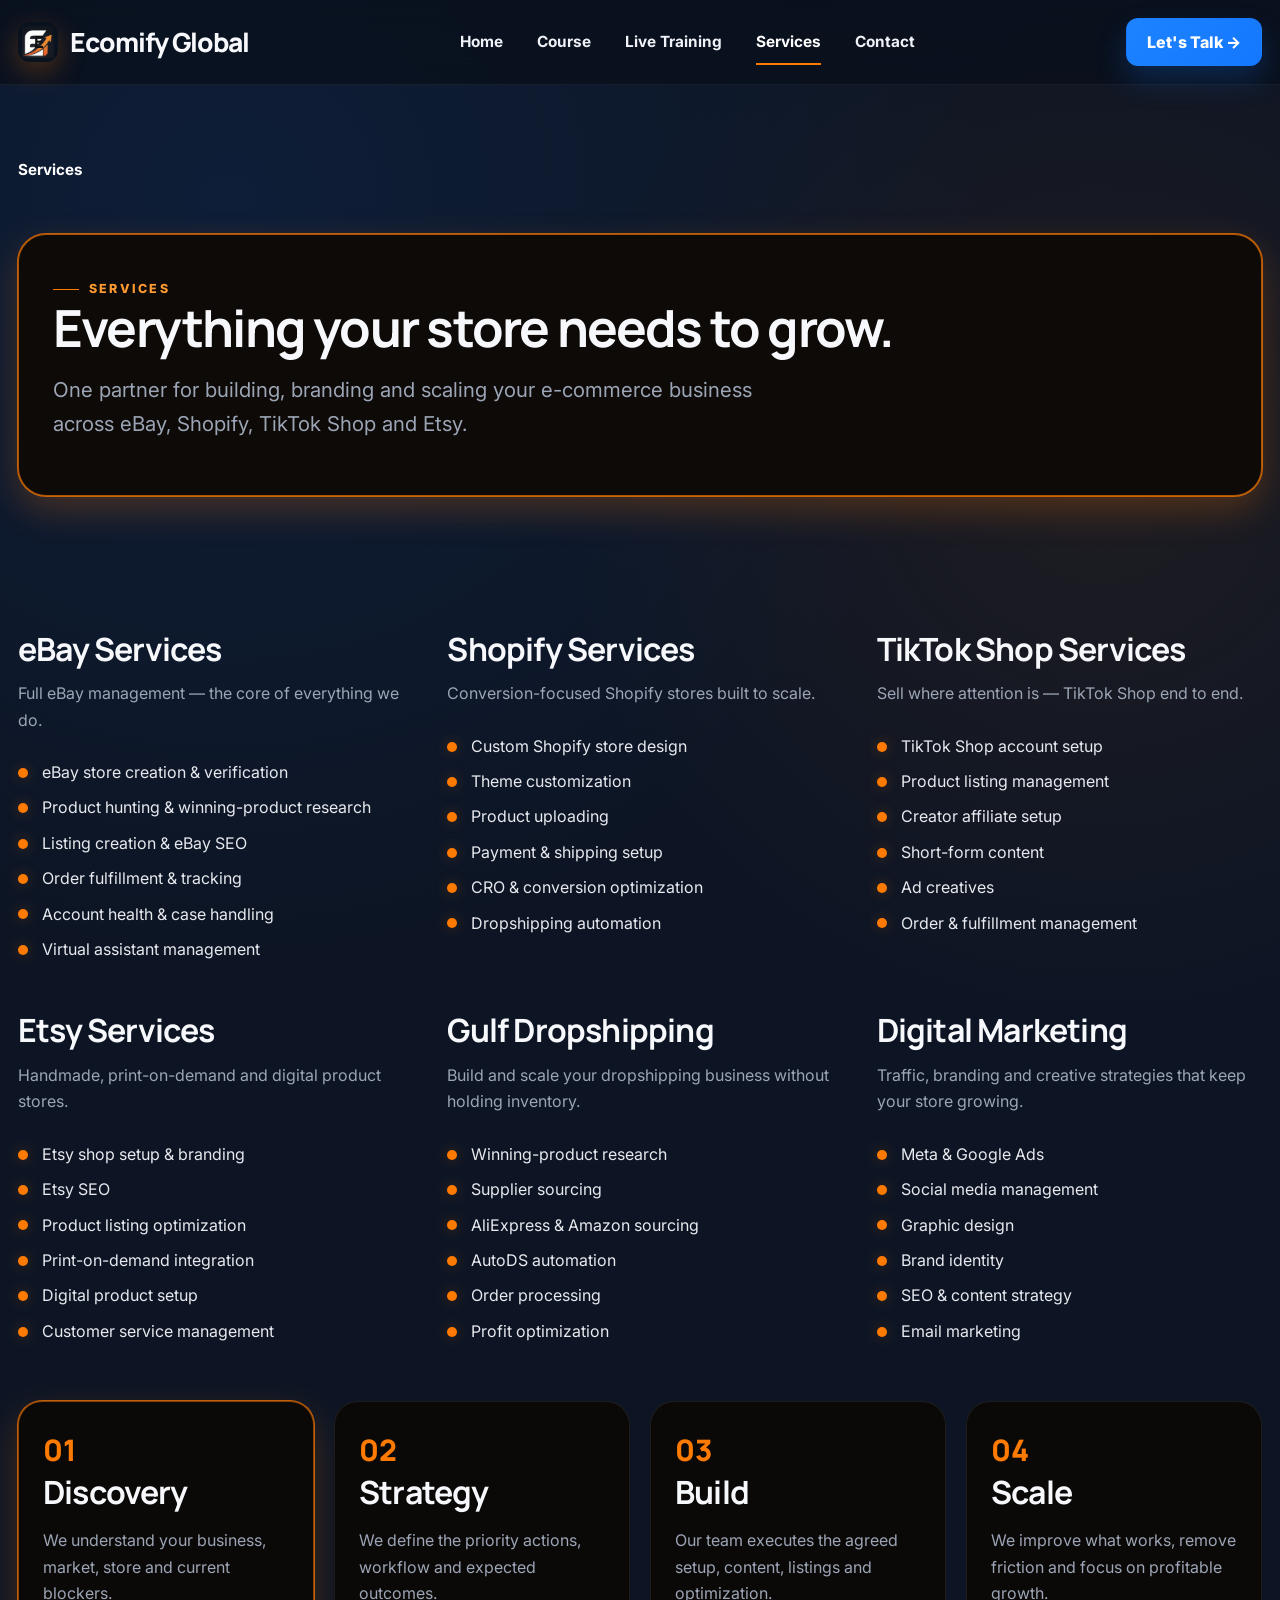
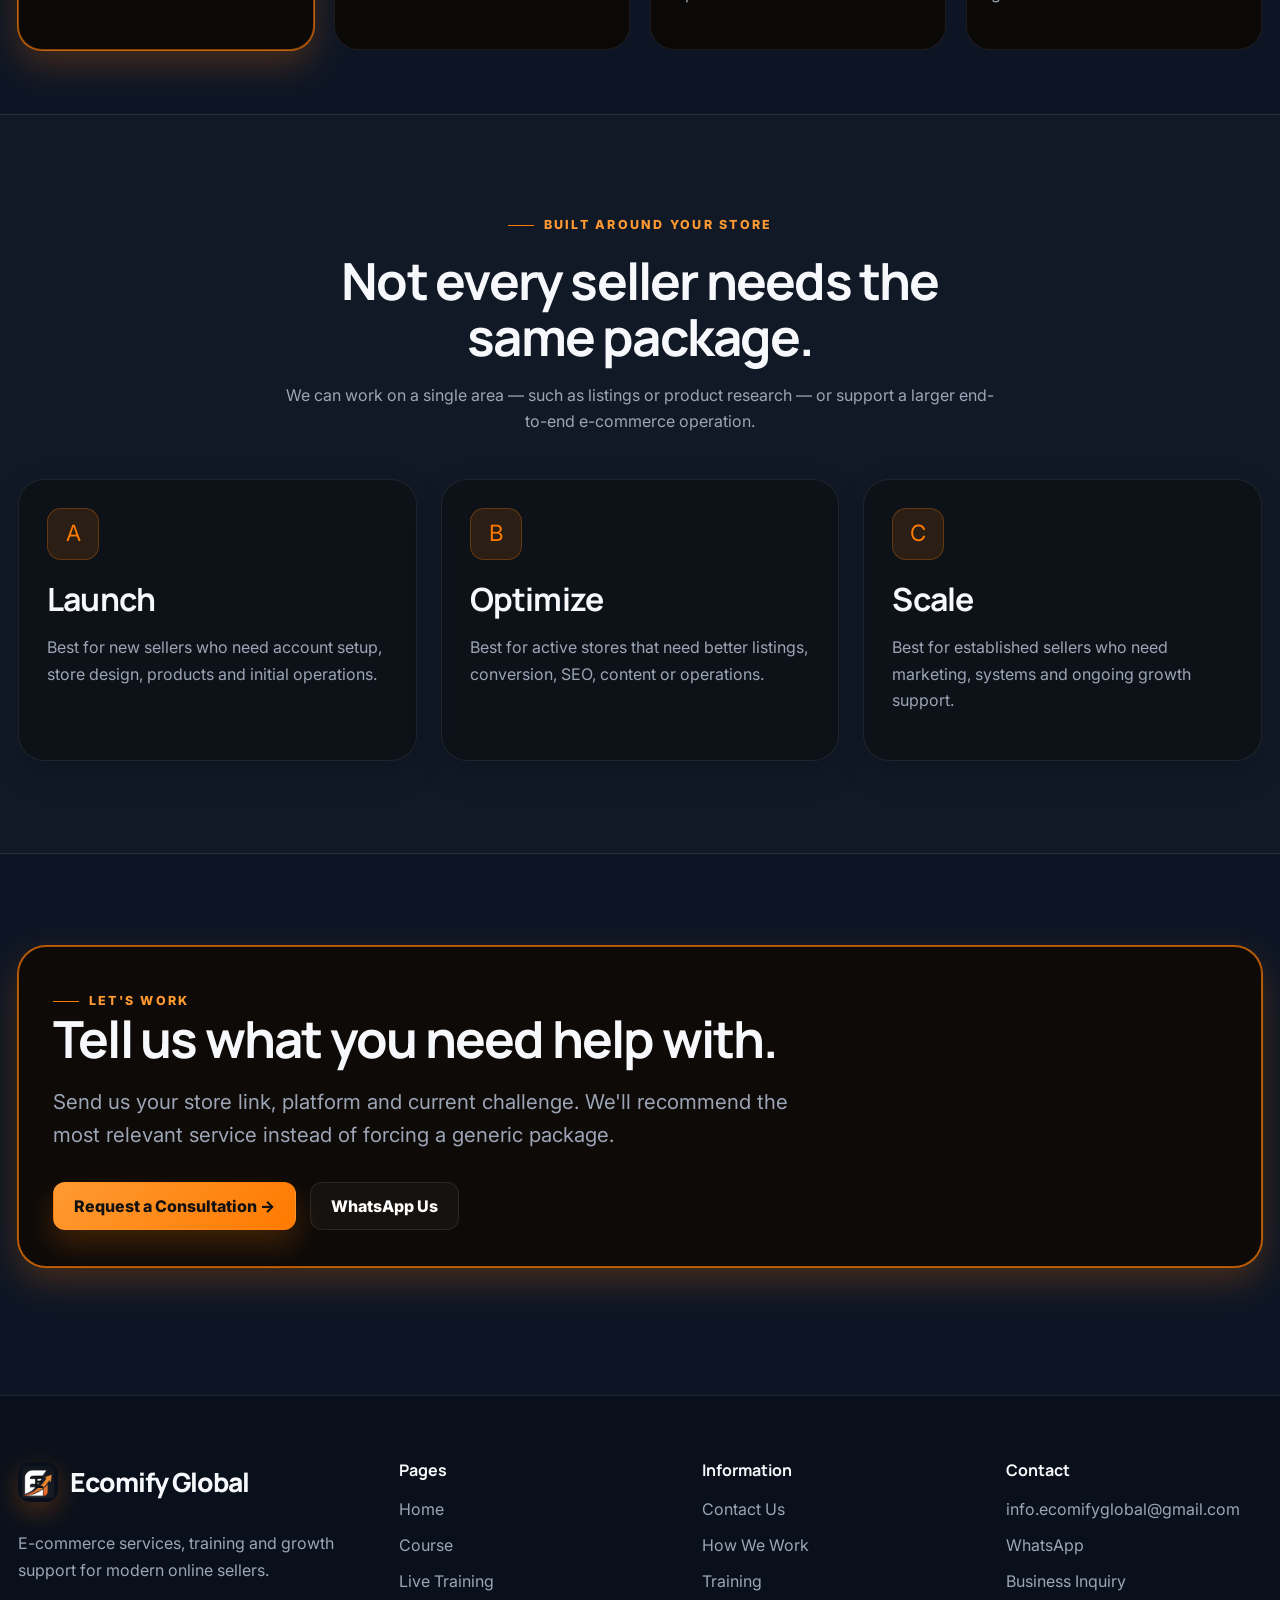
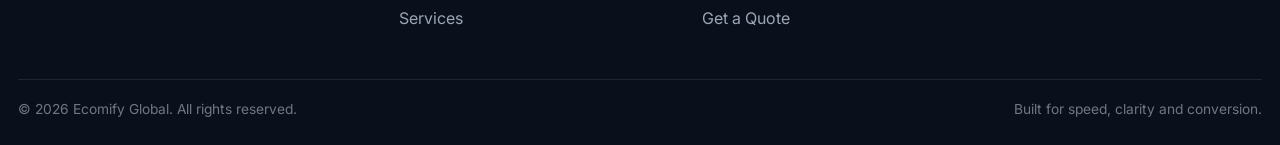
<file: services.html>
<!DOCTYPE html>
<html lang="en">
<head>
  <meta charset="UTF-8" />
  <meta name="viewport" content="width=device-width, initial-scale=1.0" />
  <meta name="description" content="Ecomify Global e-commerce services for eBay, Shopify, TikTok Shop, Etsy, Gulf dropshipping and digital marketing." />
  <title>Services | Ecomify Global</title>
  <link rel="stylesheet" href="assets/css/style.css" />
</head>
<body>
  <header class="site-header"><div class="container navbar"><a class="brand" href="index.html"><span class="brand-mark">E</span><span>Ecomify Global</span></a><nav class="nav-links" aria-label="Primary navigation"><a href="index.html">Home</a><a href="course.html">Course</a><a href="live-training.html">Live Training</a><a href="services.html">Services</a><a href="contact.html">Contact</a></nav><div class="header-cta"><a class="btn btn-primary" href="contact.html">Let's Talk →</a><button class="menu-toggle" aria-label="Open menu" aria-expanded="false"><span></span><span></span><span></span></button></div></div></header>

  <main>
    <section class="page-hero"><div class="container"><div class="page-title">Services</div><div class="service-intro reveal"><span class="eyebrow">Services</span><h2>Everything your store needs to grow.</h2><p class="lead">One partner for building, branding and scaling your e-commerce business across eBay, Shopify, TikTok Shop and Etsy.</p></div></div></section>

    <section class="section tight">
      <div class="container">
        <div class="service-columns">
          <article class="service-col reveal"><h3>eBay Services</h3><p>Full eBay management — the core of everything we do.</p><ul class="check-list"><li>eBay store creation & verification</li><li>Product hunting & winning-product research</li><li>Listing creation & eBay SEO</li><li>Order fulfillment & tracking</li><li>Account health & case handling</li><li>Virtual assistant management</li></ul></article>
          <article class="service-col reveal"><h3>Shopify Services</h3><p>Conversion-focused Shopify stores built to scale.</p><ul class="check-list"><li>Custom Shopify store design</li><li>Theme customization</li><li>Product uploading</li><li>Payment & shipping setup</li><li>CRO & conversion optimization</li><li>Dropshipping automation</li></ul></article>
          <article class="service-col reveal"><h3>TikTok Shop Services</h3><p>Sell where attention is — TikTok Shop end to end.</p><ul class="check-list"><li>TikTok Shop account setup</li><li>Product listing management</li><li>Creator affiliate setup</li><li>Short-form content</li><li>Ad creatives</li><li>Order & fulfillment management</li></ul></article>
          <article class="service-col reveal"><h3>Etsy Services</h3><p>Handmade, print-on-demand and digital product stores.</p><ul class="check-list"><li>Etsy shop setup & branding</li><li>Etsy SEO</li><li>Product listing optimization</li><li>Print-on-demand integration</li><li>Digital product setup</li><li>Customer service management</li></ul></article>
          <article class="service-col reveal"><h3>Gulf Dropshipping</h3><p>Build and scale your dropshipping business without holding inventory.</p><ul class="check-list"><li>Winning-product research</li><li>Supplier sourcing</li><li>AliExpress & Amazon sourcing</li><li>AutoDS automation</li><li>Order processing</li><li>Profit optimization</li></ul></article>
          <article class="service-col reveal"><h3>Digital Marketing</h3><p>Traffic, branding and creative strategies that keep your store growing.</p><ul class="check-list"><li>Meta & Google Ads</li><li>Social media management</li><li>Graphic design</li><li>Brand identity</li><li>SEO & content strategy</li><li>Email marketing</li></ul></article>
        </div>

        <div class="process-grid">
          <article class="process-card featured reveal"><div class="card-num">01</div><h3>Discovery</h3><p>We understand your business, market, store and current blockers.</p></article>
          <article class="process-card reveal"><div class="card-num">02</div><h3>Strategy</h3><p>We define the priority actions, workflow and expected outcomes.</p></article>
          <article class="process-card reveal"><div class="card-num">03</div><h3>Build</h3><p>Our team executes the agreed setup, content, listings and optimization.</p></article>
          <article class="process-card reveal"><div class="card-num">04</div><h3>Scale</h3><p>We improve what works, remove friction and focus on profitable growth.</p></article>
        </div>
      </div>
    </section>

    <section class="section soft"><div class="container"><div class="section-copy reveal"><span class="eyebrow">Built Around Your Store</span><h2>Not every seller needs the same package.</h2><p>We can work on a single area — such as listings or product research — or support a larger end-to-end e-commerce operation.</p></div><div class="grid-3 mt-3"><article class="card reveal"><div class="card-icon">A</div><h3>Launch</h3><p>Best for new sellers who need account setup, store design, products and initial operations.</p></article><article class="card reveal"><div class="card-icon">B</div><h3>Optimize</h3><p>Best for active stores that need better listings, conversion, SEO, content or operations.</p></article><article class="card reveal"><div class="card-icon">C</div><h3>Scale</h3><p>Best for established sellers who need marketing, systems and ongoing growth support.</p></article></div></div></section>

    <section class="section"><div class="container service-intro reveal"><span class="eyebrow">Let's Work</span><h2>Tell us what you need help with.</h2><p class="lead">Send us your store link, platform and current challenge. We'll recommend the most relevant service instead of forcing a generic package.</p><div class="hero-actions"><a class="btn btn-orange" href="contact.html">Request a Consultation →</a><a class="btn btn-ghost" data-whatsapp href="#" data-message="Hello Ecomify Global, I want to discuss your e-commerce services.">WhatsApp Us</a></div></div></section>
  </main>

  <footer class="site-footer"><div class="container"><div class="footer-grid"><div class="footer-brand"><a class="brand" href="index.html"><span class="brand-mark">E</span><span>Ecomify Global</span></a><p class="mt-2">E-commerce services, training and growth support for modern online sellers.</p></div><div><h4 class="footer-title">Pages</h4><div class="footer-links"><a href="index.html">Home</a><a href="course.html">Course</a><a href="live-training.html">Live Training</a><a href="services.html">Services</a></div></div><div><h4 class="footer-title">Information</h4><div class="footer-links"><a href="contact.html">Contact Us</a><a href="services.html">How We Work</a><a href="course.html">Training</a><a href="contact.html">Get a Quote</a></div></div><div><h4 class="footer-title">Contact</h4><div class="footer-links"><a data-email href="#">hello@ecomifyglobal.com</a><a data-whatsapp href="#">WhatsApp</a><a href="contact.html">Business Inquiry</a></div></div></div><div class="footer-bottom"><span>© <span data-year></span> Ecomify Global. All rights reserved.</span><span>Built for speed, clarity and conversion.</span></div></div></footer>
  <button class="back-top" aria-label="Back to top">↑</button><script src="assets/js/script.js"></script>
</body>
</html>
</file>
<file: assets/css/style.css>
@import url("https://fonts.googleapis.com/css2?family=Inter:wght@400;500;600;700;800&family=Manrope:wght@500;600;700;800&display=swap");

:root {
  --bg: #0d1524;
  --bg-2: #111b2d;
  --surface: #141e31;
  --surface-2: #0f0c09;
  --surface-3: #1d2637;
  --text: #f7f8fb;
  --muted: #9ca5b5;
  --muted-2: #6f7785;
  --line: rgba(255, 255, 255, 0.09);
  --orange: #ff7a00;
  --orange-2: #ff9a32;
  --blue: #1477ff;
  --blue-2: #0f5fd5;
  --success: #24c875;
  --radius: 26px;
  --radius-sm: 16px;
  --shadow: 0 22px 60px rgba(0, 0, 0, 0.28);
  --glow:
    0 0 0 1px rgba(255, 122, 0, 0.72), 0 14px 36px rgba(255, 122, 0, 0.24);
  --max: 1280px;
}

* {
  box-sizing: border-box;
}
html {
  scroll-behavior: smooth;
}
body {
  margin: 0;
  font-family:
    "Inter",
    system-ui,
    -apple-system,
    BlinkMacSystemFont,
    "Segoe UI",
    sans-serif;
  color: var(--text);
  background:
    radial-gradient(
      circle at 18% 6%,
      rgba(20, 119, 255, 0.09),
      transparent 23%
    ),
    radial-gradient(
      circle at 86% 14%,
      rgba(255, 122, 0, 0.07),
      transparent 18%
    ),
    var(--bg);
  line-height: 1.65;
  overflow-x: hidden;
}

body.menu-open {
  overflow: hidden;
}
img {
  max-width: 100%;
  display: block;
}
a {
  color: inherit;
  text-decoration: none;
}
button,
input,
textarea,
select {
  font: inherit;
}
button {
  cursor: pointer;
}

::selection {
  background: var(--orange);
  color: #111;
}

.container {
  width: min(calc(100% - 36px), var(--max));
  margin: 0 auto;
}
.section {
  padding: 92px 0;
  position: relative;
}
.section.tight {
  padding: 64px 0;
}
.section.dark {
  background: #0a0b0d;
}
.section.soft {
  background: rgba(255, 255, 255, 0.015);
  border-block: 1px solid var(--line);
}

.eyebrow {
  display: inline-flex;
  align-items: center;
  gap: 10px;
  color: var(--orange-2);
  text-transform: uppercase;
  letter-spacing: 0.18em;
  font-weight: 800;
  font-size: 0.78rem;
}
.eyebrow::before {
  content: "";
  width: 26px;
  height: 1px;
  background: var(--orange);
}

h1,
h2,
h3,
h4 {
  font-family: "Manrope", sans-serif;
  margin: 0 0 18px;
  line-height: 1.08;
}
h1 {
  font-size: clamp(3rem, 6vw, 6rem);
  letter-spacing: -0.045em;
}
h2 {
  font-size: clamp(2.25rem, 4vw, 4.3rem);
  letter-spacing: -0.035em;
}
h3 {
  font-size: clamp(1.5rem, 2.5vw, 2.3rem);
  letter-spacing: -0.025em;
}
h4 {
  font-size: 1.08rem;
}
p {
  margin: 0 0 18px;
  color: var(--muted);
}
.lead {
  font-size: clamp(1.05rem, 1.6vw, 1.35rem);
  max-width: 760px;
}
.section-copy {
  max-width: 720px;
  margin: 0 auto;
  text-align: center;
}
.section-copy p {
  margin-inline: auto;
}
.section-copy .eyebrow {
  margin-bottom: 18px;
}

/* Header */
.site-header {
  position: sticky;
  top: 0;
  z-index: 1000;
  backdrop-filter: blur(16px);
  background: rgba(9, 16, 28, 0.78);
  border-bottom: 1px solid rgba(255, 255, 255, 0.055);
}
.navbar {
  min-height: 84px;
  display: flex;
  align-items: center;
  justify-content: space-between;
  gap: 28px;
}
.brand {
  display: inline-flex;
  align-items: center;
  gap: 12px;
  font:
    800 1.65rem/1 "Manrope",
    sans-serif;
  letter-spacing: -0.04em;
}
.brand-mark {
  width: 40px;
  height: 40px;
  border-radius: 12px;
  display: grid;
  place-items: center;
  background: linear-gradient(145deg, var(--orange), #ffad55);
  color: #101010;
  font-size: 1.05rem;
  font-weight: 900;
  box-shadow: 0 9px 28px rgba(255, 122, 0, 0.28);
  content: " ";
  background-image: url(/assets/images/logob.jpeg);
  background-size: 80% 80%;
  background-position: center;
  background-repeat: no-repeat;
}
.nav-links {
  display: flex;
  align-items: center;
  gap: 34px;
}
.nav-links a {
  color: #f0f2f7;
  font-weight: 700;
  font-size: 0.96rem;
  position: relative;
}
.nav-links a::after {
  content: "";
  position: absolute;
  left: 0;
  right: 100%;
  bottom: -10px;
  height: 2px;
  background: var(--orange);
  transition: 0.25s ease;
}
.nav-links a:hover::after,
.nav-links a.active::after {
  right: 0;
}
.nav-links a.active {
  color: #fff;
}
.header-cta {
  display: flex;
  align-items: center;
  gap: 12px;
}
.menu-toggle {
  display: none;
  width: 44px;
  height: 44px;
  border-radius: 12px;
  border: 1px solid var(--line);
  background: rgba(255, 255, 255, 0.04);
  color: #fff;
}
.menu-toggle span {
  display: block;
  width: 20px;
  height: 2px;
  background: #fff;
  margin: 4px auto;
  transition: 0.25s;
}

.btn {
  min-height: 48px;
  padding: 0 20px;
  border-radius: 12px;
  border: 1px solid transparent;
  display: inline-flex;
  align-items: center;
  justify-content: center;
  gap: 10px;
  font-weight: 800;
  transition:
    transform 0.2s ease,
    box-shadow 0.2s ease,
    border-color 0.2s ease,
    background 0.2s ease;
}
.btn:hover {
  transform: translateY(-2px);
}
.btn-primary {
  background: linear-gradient(135deg, #1d83ff, var(--blue));
  color: #fff;
  box-shadow: 0 14px 30px rgba(20, 119, 255, 0.22);
}
.btn-primary:hover {
  box-shadow: 0 18px 36px rgba(20, 119, 255, 0.3);
}
.btn-orange {
  background: linear-gradient(135deg, var(--orange-2), var(--orange));
  color: #111;
  box-shadow: 0 14px 30px rgba(255, 122, 0, 0.22);
}
.btn-ghost {
  border-color: var(--line);
  background: rgba(255, 255, 255, 0.035);
  color: #fff;
}
.btn-ghost:hover {
  border-color: rgba(255, 122, 0, 0.45);
}
/* =========================
   Hero
========================= */

.hero {
  padding: 96px 0 84px;
  position: relative;
  overflow: hidden;
}

.hero::before {
  content: "";
  position: absolute;
  right: -8%;
  bottom: 12%;
  width: 420px;
  height: 420px;
  border-radius: 50%;
  background: radial-gradient(
    circle,
    rgba(255, 122, 0, 0.16),
    rgba(255, 122, 0, 0) 68%
  );
  pointer-events: none;
}

.hero-grid {
  display: grid;
  grid-template-columns: 1.05fr 0.95fr;
  align-items: center;
  gap: 60px;
}

.hero h1 span {
  color: var(--orange);
}

.hero-actions {
  display: flex;
  flex-wrap: wrap;
  gap: 14px;
  margin-top: 30px;
}

.hero-badges {
  display: flex;
  flex-wrap: wrap;
  gap: 12px;
  margin-top: 30px;
}

.pill {
  border: 1px solid var(--line);
  background: rgba(255, 255, 255, 0.035);
  border-radius: 999px;
  padding: 8px 13px;
  color: #cfd5df;
  font-size: 0.88rem;
}

/* Hero Image Container */

.hero-visual {
  position: relative;
  min-height: 560px;
  border-radius: 32px;
  overflow: hidden;

  background:
    radial-gradient(
      circle at 50% 25%,
      rgba(255, 255, 255, 0.08),
      transparent 50%
    ),
    linear-gradient(145deg, #151b26 0%, #0b1018 65%, #17100a 100%);

  border: 1px solid rgba(255, 255, 255, 0.08);

  box-shadow:
    0 30px 80px rgba(0, 0, 0, 0.45),
    0 0 70px rgba(255, 122, 0, 0.08);

  isolation: isolate;
}

/* Image */

.hero-person {
  width: 100%;
  height: 100%;
  min-height: 560px;

  object-fit: cover;
  object-position: center top;

  display: block;

  transition:
    transform 0.6s ease,
    filter 0.6s ease;
}

/* Dark gradient over bottom */

.hero-visual::before {
  content: "";
  position: absolute;
  inset: 0;

  background: linear-gradient(to top, rgba(7, 10, 16, 0.28), transparent 40%);

  pointer-events: none;
  z-index: 1;
}

/* Orange glow */

.hero-visual::after {
  content: "";
  position: absolute;

  right: -120px;
  bottom: -140px;

  width: 360px;
  height: 360px;

  background: radial-gradient(circle, rgba(255, 122, 0, 0.25), transparent 68%);

  pointer-events: none;
  z-index: 1;
}

.hero-visual:hover .hero-person {
  transform: scale(1.025);
}

/* Responsive */

@media (max-width: 992px) {
  .hero {
    padding: 70px 0;
  }

  .hero-grid {
    grid-template-columns: 1fr;
    gap: 45px;
  }

  .hero-visual {
    min-height: 520px;
    max-width: 650px;
    width: 100%;
    margin: 0 auto;
  }

  .hero-person {
    min-height: 520px;
  }
}

@media (max-width: 600px) {
  .hero {
    padding: 55px 0;
  }

  .hero-grid {
    gap: 35px;
  }

  .hero-visual {
    min-height: 430px;
    border-radius: 24px;
  }

  .hero-person {
    min-height: 430px;
    object-position: center top;
  }

  .hero-actions {
    flex-direction: column;
  }

  .hero-actions .btn {
    width: 100%;
    text-align: center;
  }
}
.dashboard-shell {
  position: absolute;
  inset: 48px 42px;
  border-radius: 20px;
  background: #08111f;
  border: 1px solid rgba(255, 255, 255, 0.08);
  padding: 18px;
  transform: perspective(900px) rotateY(-6deg) rotateX(2deg);
  box-shadow: 0 28px 70px rgba(0, 0, 0, 0.45);
}
.dash-top {
  display: flex;
  align-items: center;
  justify-content: space-between;
  gap: 12px;
  margin-bottom: 18px;
}
.dots {
  display: flex;
  gap: 6px;
}
.dots i {
  width: 7px;
  height: 7px;
  border-radius: 50%;
  background: #26354b;
}
.dots i:first-child {
  background: var(--orange);
}
.dash-search {
  width: 50%;
  height: 28px;
  border-radius: 8px;
  background: #0d1b2d;
}
.dash-grid {
  display: grid;
  grid-template-columns: repeat(4, 1fr);
  gap: 10px;
  margin-bottom: 12px;
}
.metric {
  background: #0d1b2d;
  border: 1px solid rgba(255, 255, 255, 0.05);
  border-radius: 12px;
  padding: 12px;
}
.metric b {
  display: block;
  font-size: 1rem;
  margin-bottom: 5px;
}
.metric small {
  color: #7f8da3;
  font-size: 0.7rem;
}
.metric strong {
  font-size: 1.4rem;
}
.metric:nth-child(1) strong {
  color: #ffb056;
}
.metric:nth-child(2) strong {
  color: #58a1ff;
}
.metric:nth-child(3) strong {
  color: #be82ff;
}
.metric:nth-child(4) strong {
  color: #54d999;
}
.chart-row {
  display: grid;
  grid-template-columns: 1.5fr 0.9fr;
  gap: 12px;
}
.chart-panel {
  background: #0d1b2d;
  border: 1px solid rgba(255, 255, 255, 0.05);
  border-radius: 14px;
  min-height: 160px;
  padding: 16px;
  position: relative;
  overflow: hidden;
}
.bars {
  display: flex;
  align-items: flex-end;
  gap: 8px;
  height: 110px;
  padding-top: 15px;
}
.bars span {
  width: 100%;
  border-radius: 6px 6px 0 0;
  background: linear-gradient(180deg, #ff9f35, #7e4719);
  opacity: 0.94;
}
.bars span:nth-child(1) {
  height: 34%;
}
.bars span:nth-child(2) {
  height: 48%;
}
.bars span:nth-child(3) {
  height: 60%;
}
.bars span:nth-child(4) {
  height: 42%;
}
.bars span:nth-child(5) {
  height: 78%;
}
.bars span:nth-child(6) {
  height: 68%;
}
.bars span:nth-child(7) {
  height: 88%;
}
.bars span:nth-child(8) {
  height: 72%;
}
.ring {
  width: 104px;
  height: 104px;
  margin: 20px auto 0;
  border-radius: 50%;
  background: conic-gradient(
    var(--blue) 0 58%,
    var(--orange) 58% 78%,
    #26354b 78%
  );
  display: grid;
  place-items: center;
}
.ring::after {
  content: "76%";
  width: 72px;
  height: 72px;
  border-radius: 50%;
  background: #0d1b2d;
  display: grid;
  place-items: center;
  font-weight: 800;
}

/* Cards and grids */
.grid-2 {
  display: grid;
  grid-template-columns: repeat(2, 1fr);
  gap: 26px;
}
.grid-3 {
  display: grid;
  grid-template-columns: repeat(3, 1fr);
  gap: 24px;
}
.grid-4 {
  display: grid;
  grid-template-columns: repeat(4, 1fr);
  gap: 22px;
}
.card {
  border: 1px solid rgba(255, 255, 255, 0.075);
  background: rgba(13, 16, 21, 0.72);
  border-radius: var(--radius);
  padding: 28px;
  box-shadow: 0 12px 34px rgba(0, 0, 0, 0.16);
  transition: 0.28s ease;
}
.card:hover {
  transform: translateY(-6px);
  border-color: rgba(255, 122, 0, 0.34);
}
.card.glow {
  box-shadow: var(--glow);
  border-color: rgba(255, 122, 0, 0.6);
}
.card-icon {
  width: 52px;
  height: 52px;
  border-radius: 14px;
  background: rgba(255, 122, 0, 0.12);
  border: 1px solid rgba(255, 122, 0, 0.28);
  display: grid;
  place-items: center;
  color: var(--orange);
  font-size: 1.4rem;
  margin-bottom: 22px;
}
.card-num {
  color: var(--orange);
  font-weight: 900;
  font-size: 1.85rem;
  font-family: "Manrope", sans-serif;
}

/* Stats */
.stats-row {
  display: grid;
  grid-template-columns: repeat(3, 1fr);
  gap: 18px;
  margin-top: 28px;
}
.stat-box {
  background: linear-gradient(145deg, #0a3a58, #0b3048);
  border: 1px solid rgba(20, 119, 255, 0.45);
  border-radius: 16px;
  padding: 28px 20px;
  text-align: center;
}
.stat-box strong {
  font:
    800 2.25rem/1 "Manrope",
    sans-serif;
  display: block;
  margin-bottom: 8px;
}
.stat-box span {
  color: #dce5ef;
}

/* Services */
.service-intro {
  background: #0d0a08;
  border: 1px solid rgba(255, 122, 0, 0.65);
  border-radius: 28px;
  padding: 36px 34px;
  box-shadow: var(--glow);
  margin-bottom: 36px;
}
.service-columns {
  display: grid;
  grid-template-columns: repeat(3, 1fr);
  gap: 42px 44px;
}
.service-col h3 {
  font-size: 2rem;
  margin-bottom: 14px;
}
.check-list {
  list-style: none;
  padding: 0;
  margin: 26px 0 0;
}
.check-list li {
  position: relative;
  padding-left: 24px;
  margin: 9px 0;
  color: #e7e9ee;
}
.check-list li::before {
  content: "";
  width: 10px;
  height: 10px;
  background: var(--orange);
  border-radius: 50%;
  position: absolute;
  left: 0;
  top: 0.55em;
  box-shadow: 0 0 14px rgba(255, 122, 0, 0.3);
}
.process-grid {
  display: grid;
  grid-template-columns: repeat(4, 1fr);
  gap: 20px;
  margin-top: 48px;
}
.process-card {
  min-height: 190px;
  background: #0b0908;
  border: 1px solid rgba(255, 255, 255, 0.08);
  border-radius: 24px;
  padding: 24px;
}
.process-card.featured {
  box-shadow: var(--glow);
  border-color: rgba(255, 122, 0, 0.52);
}

/* Course cards */
.course-grid {
  display: grid;
  grid-template-columns: repeat(3, 1fr);
  gap: 24px;
}
.course-card {
  min-height: 430px;
  display: flex;
  flex-direction: column;
  background: #0d0a08;
  border: 1px solid rgba(255, 255, 255, 0.07);
  border-radius: 24px;
  padding: 28px;
}
.course-card.featured {
  box-shadow: var(--glow);
  border-color: rgba(255, 122, 0, 0.56);
}
.course-card .course-no {
  color: var(--orange);
  font:
    800 1.95rem/1 "Manrope",
    sans-serif;
  margin-bottom: 18px;
}
.course-card h3 {
  color: var(--orange);
  font-size: 2rem;
}
.course-card p {
  color: #e5e5e5;
  margin-bottom: 22px;
}
.course-card ul {
  list-style: none;
  padding: 0;
  margin: auto 0 0;
}
.course-card li {
  color: #b9b9b9;
  margin: 10px 0;
  padding-left: 23px;
  position: relative;
}
.course-card li::before {
  content: "✓";
  position: absolute;
  left: 0;
  color: var(--orange);
  font-weight: 900;
}
.benefit-grid {
  display: grid;
  grid-template-columns: repeat(4, 1fr);
  gap: 20px;
}
.benefit-card {
  background: #0d0a08;
  border: 1px solid rgba(255, 255, 255, 0.07);
  border-radius: 24px;
  padding: 28px;
  min-height: 190px;
}
.benefit-card .card-icon {
  margin-bottom: 30px;
}
.training-summary {
  display: grid;
  grid-template-columns: 1fr 1fr 1.2fr;
  gap: 26px;
  margin-top: 26px;
}
.summary-block {
  padding: 26px;
  border-radius: 22px;
  background: rgba(255, 255, 255, 0.025);
  border: 1px solid var(--line);
}
.summary-block strong.price {
  display: block;
  color: var(--orange);
  font:
    800 2.2rem/1.2 "Manrope",
    sans-serif;
  margin: 12px 0 14px;
}
.summary-list {
  list-style: none;
  padding: 0;
  margin: 0;
}
.summary-list li {
  margin: 18px 0;
  color: var(--muted);
  position: relative;
  padding-left: 25px;
}
.summary-list li::before {
  content: "✓";
  position: absolute;
  left: 0;
  color: var(--orange);
  font-weight: 900;
}

/* Live training */
.training-hero-box {
  background: #070707;
  border: 1px solid rgba(255, 255, 255, 0.08);
  border-radius: 24px;
  padding: 22px 28px;
  box-shadow: 0 18px 44px rgba(0, 0, 0, 0.2);
  margin-top: 40px;
}
.training-hero-box h2 {
  color: var(--orange);
  font-size: clamp(2rem, 4vw, 3.6rem);
  max-width: 700px;
  margin: 0;
}
.price-grid {
  display: grid;
  grid-template-columns: repeat(3, 1fr);
  gap: 20px;
  margin-top: 34px;
}
.price-card {
  min-height: 400px;
  display: flex;
  flex-direction: column;
  background: #0d0a08;
  border: 1px solid rgba(255, 255, 255, 0.08);
  border-radius: 24px;
  padding: 28px;
}
.price-card.featured {
  box-shadow: var(--glow);
  border-color: rgba(255, 122, 0, 0.56);
}
.price-card .type {
  color: #b2b2b2;
  margin-bottom: 22px;
}
.price-card h3 {
  color: var(--orange);
  font-size: 2rem;
}
.price-card p {
  color: #cacaca;
}
.price-card .amount {
  margin-top: auto;
  color: var(--orange);
  font:
    800 2rem/1.2 "Manrope",
    sans-serif;
}

/* Team */
.team-grid {
  display: grid;
  grid-template-columns: repeat(4, 1fr);
  gap: 22px;
  margin-top: 40px;
}
.team-card {
  background: #2b2b2b;
  border-radius: 20px;
  overflow: hidden;
  border: 1px solid rgba(255, 255, 255, 0.06);
  text-align: center;
}
.team-avatar {
  width: 100%;
  aspect-ratio: 4/3;
  display: grid;
  place-items: center;
  font:
    800 clamp(2.4rem, 5vw, 4.5rem)/1 "Manrope",
    sans-serif;
  letter-spacing: -0.05em;
  color: rgba(255, 255, 255, 0.92);
  background:
    radial-gradient(
      circle at 50% 35%,
      rgba(255, 255, 255, 0.1),
      transparent 24%
    ),
    linear-gradient(145deg, #0a4668, #062d44);
}
.team-card:nth-child(even) .team-avatar {
  background:
    radial-gradient(
      circle at 50% 35%,
      rgba(255, 255, 255, 0.08),
      transparent 24%
    ),
    linear-gradient(145deg, #3a3a3a, #232323);
}
.team-card .team-body {
  padding: 22px;
}
.team-card:nth-child(odd) {
  background: #073854;
}
.team-card h4 {
  font-size: 1.15rem;
  margin-bottom: 4px;
}
.team-card p {
  margin: 0;
  color: #e7e7e7;
}

/* Portfolio */
.portfolio-grid {
  display: grid;
  grid-template-columns: repeat(3, 1fr);
  gap: 26px;
  margin-top: 36px;
}
.portfolio-card {
  background: #07111f;
  border: 1px solid rgba(255, 255, 255, 0.08);
  border-radius: 22px;
  overflow: hidden;
}
.portfolio-shot {
  aspect-ratio: 4/3;
  background: linear-gradient(145deg, #081522, #0b1725);
  padding: 18px;
  position: relative;
  overflow: hidden;
}
.portfolio-shot::before {
  content: "";
  position: absolute;
  inset: 18px;
  border-radius: 14px;
  background:
    linear-gradient(rgba(255, 255, 255, 0.05), rgba(255, 255, 255, 0.05)) 0
      0/100% 12% no-repeat,
    linear-gradient(90deg, #101d31 18%, transparent 18%) 0 0/100% 100% no-repeat,
    radial-gradient(
      circle at 65% 28%,
      rgba(20, 119, 255, 0.24),
      transparent 18%
    ),
    radial-gradient(
      circle at 65% 74%,
      rgba(255, 122, 0, 0.18),
      transparent 22%
    ),
    #07101c;
  border: 1px solid rgba(255, 255, 255, 0.06);
}
.portfolio-shot .mini-panels {
  position: absolute;
  inset: 30% 8% 12% 26%;
  display: grid;
  grid-template-columns: repeat(2, 1fr);
  gap: 8px;
}
.portfolio-shot .mini-panels span {
  border-radius: 10px;
  background: linear-gradient(145deg, #0f2139, #112a47);
  border: 1px solid rgba(255, 255, 255, 0.05);
}
.portfolio-meta {
  background: var(--blue);
  padding: 20px;
  display: flex;
  align-items: center;
  justify-content: space-between;
  gap: 15px;
}
.portfolio-meta strong {
  font-size: 1.15rem;
}
.portfolio-meta span {
  font-size: 0.84rem;
  text-transform: uppercase;
  letter-spacing: 0.1em;
}
.circle-arrow {
  width: 46px;
  height: 46px;
  background: #fff;
  color: var(--blue);
  border-radius: 50%;
  display: grid;
  place-items: center;
  font-size: 1.3rem;
  font-weight: 900;
}

/* Why choose */
.why-grid {
  display: grid;
  grid-template-columns: 1.05fr 0.95fr;
  gap: 60px;
  align-items: center;
}
.feature-line {
  display: grid;
  grid-template-columns: 48px 1fr;
  gap: 16px;
  padding: 22px 0;
  border-bottom: 1px solid rgba(255, 255, 255, 0.25);
}
.feature-line:last-child {
  border-bottom: 0;
}
.feature-line .small-icon {
  width: 42px;
  height: 42px;
  border-radius: 11px;
  background: var(--orange);
  color: #111;
  display: grid;
  place-items: center;
  font-weight: 900;
}
.feature-line h4 {
  color: var(--orange);
  margin: 0 0 4px;
}
.feature-line p {
  color: #f2f2f2;
  margin: 0;
}
.portrait-panel {
  min-height: 520px;
  position: relative;
  border-radius: 28px;
  overflow: hidden;
  background:
    radial-gradient(
      circle at 50% 48%,
      rgba(20, 119, 255, 0.23),
      transparent 30%
    ),
    linear-gradient(145deg, #101820, #101010);
  border: 1px solid rgba(255, 255, 255, 0.06);
}
.portrait-placeholder {
  position: absolute;
  inset: 9% 9% 0;
  border-radius: 26px 26px 0 0;
  background:
    radial-gradient(circle at 50% 28%, rgba(255, 122, 0, 0.2), transparent 16%),
    linear-gradient(160deg, #17354f 0%, #101821 48%, #15100d 100%);
  border: 1px solid rgba(255, 255, 255, 0.08);
  display: grid;
  place-items: center;
  overflow: hidden;
}
.portrait-placeholder::before {
  content: "EG";
  font:
    800 clamp(5rem, 12vw, 10rem)/1 "Manrope",
    sans-serif;
  letter-spacing: -0.08em;
  color: rgba(255, 255, 255, 0.12);
}
.portrait-placeholder::after {
  content: "E-COMMERCE • TRAINING • GROWTH";
  position: absolute;
  bottom: 26px;
  left: 26px;
  right: 26px;
  color: rgba(255, 255, 255, 0.65);
  font-size: 0.75rem;
  font-weight: 800;
  letter-spacing: 0.14em;
  text-align: center;
}

/* Contact */
.contact-grid {
  display: grid;
  grid-template-columns: 0.9fr 1.1fr;
  gap: 38px;
  align-items: start;
}
.contact-panel {
  background: #0b0f16;
  border: 1px solid rgba(255, 255, 255, 0.08);
  border-radius: 26px;
  padding: 32px;
}
.contact-cards {
  display: grid;
  gap: 14px;
  margin-top: 26px;
}
.contact-item {
  display: grid;
  grid-template-columns: 44px 1fr;
  gap: 14px;
  align-items: center;
  padding: 16px;
  background: rgba(255, 255, 255, 0.025);
  border: 1px solid var(--line);
  border-radius: 14px;
}
.contact-item .icon {
  width: 44px;
  height: 44px;
  border-radius: 12px;
  display: grid;
  place-items: center;
  background: rgba(255, 122, 0, 0.12);
  color: var(--orange);
}
.contact-item small {
  display: block;
  color: var(--muted-2);
  text-transform: uppercase;
  letter-spacing: 0.08em;
}
.contact-item strong {
  font-size: 0.98rem;
}
.form-grid {
  display: grid;
  grid-template-columns: 1fr 1fr;
  gap: 18px;
}
.field {
  display: grid;
  gap: 8px;
}
.field.full {
  grid-column: 1/-1;
}
.field label {
  font-weight: 700;
  color: #f5f5f5;
}
.field input,
.field textarea,
.field select {
  width: 100%;
  border: 1px solid rgba(255, 255, 255, 0.12);
  background: #14100d;
  color: #fff;
  border-radius: 12px;
  padding: 14px 15px;
  outline: none;
  transition: 0.2s;
}
.field textarea {
  min-height: 150px;
  resize: vertical;
}
.field input:focus,
.field textarea:focus,
.field select:focus {
  border-color: rgba(255, 122, 0, 0.8);
  box-shadow: 0 0 0 3px rgba(255, 122, 0, 0.1);
}
.form-note {
  font-size: 0.84rem;
  color: var(--muted-2);
  margin-top: 12px;
}
.form-status {
  margin-top: 14px;
  padding: 12px 14px;
  border-radius: 12px;
  display: none;
}
.form-status.show {
  display: block;
}
.form-status.success {
  background: rgba(36, 200, 117, 0.12);
  border: 1px solid rgba(36, 200, 117, 0.35);
  color: #b6f7d4;
}
.form-status.error {
  background: rgba(255, 90, 90, 0.12);
  border: 1px solid rgba(255, 90, 90, 0.35);
  color: #ffd0d0;
}

/* Footer */
.site-footer {
  background: #0a101b;
  border-top: 1px solid var(--line);
  padding: 66px 0 24px;
}
.footer-grid {
  display: grid;
  grid-template-columns: 1.3fr repeat(3, 1fr);
  gap: 48px;
}
.footer-brand p {
  max-width: 360px;
}
.footer-title {
  font-size: 1rem;
  margin-bottom: 16px;
}
.footer-links {
  display: grid;
  gap: 10px;
}
.footer-links a {
  color: var(--muted);
}
.footer-links a:hover {
  color: var(--orange);
}
.footer-bottom {
  margin-top: 48px;
  padding-top: 18px;
  border-top: 1px solid var(--line);
  display: flex;
  justify-content: space-between;
  gap: 20px;
  color: var(--muted-2);
  font-size: 0.86rem;
}

/* Utility */
.orange {
  color: var(--orange);
}
.text-white {
  color: #fff;
}
.center {
  text-align: center;
}
.mt-1 {
  margin-top: 14px;
}
.mt-2 {
  margin-top: 28px;
}
.mt-3 {
  margin-top: 44px;
}
.page-hero {
  padding: 72px 0 36px;
}
.page-hero h1 {
  font-size: clamp(2.8rem, 5vw, 5rem);
  max-width: 900px;
}
.page-title {
  font-size: 0.95rem;
  color: #fff;
  font-weight: 700;
  margin-bottom: 52px;
}
.divider {
  height: 1px;
  background: var(--line);
  margin: 30px 0;
}
.reveal {
  opacity: 0;
  transform: translateY(22px);
  transition:
    opacity 0.65s ease,
    transform 0.65s ease;
}
.reveal.visible {
  opacity: 1;
  transform: none;
}
.back-top {
  position: fixed;
  right: 22px;
  bottom: 22px;
  width: 46px;
  height: 46px;
  border: 1px solid var(--line);
  background: rgba(10, 15, 24, 0.88);
  backdrop-filter: blur(10px);
  color: #fff;
  border-radius: 50%;
  display: grid;
  place-items: center;
  z-index: 50;
  opacity: 0;
  pointer-events: none;
  transform: translateY(10px);
  transition: 0.2s;
}
.back-top.show {
  opacity: 1;
  pointer-events: auto;
  transform: none;
}
.back-top:hover {
  border-color: var(--orange);
  color: var(--orange);
}

@media (max-width: 1080px) {
  .nav-links {
    gap: 20px;
  }
  .hero-grid,
  .why-grid,
  .contact-grid {
    grid-template-columns: 1fr;
  }
  .hero-visual {
    min-height: 460px;
  }
  .service-columns,
  .course-grid,
  .portfolio-grid {
    grid-template-columns: repeat(2, 1fr);
  }
  .team-grid,
  .benefit-grid {
    grid-template-columns: repeat(2, 1fr);
  }
  .price-grid {
    grid-template-columns: 1fr;
  }
  .training-summary {
    grid-template-columns: 1fr 1fr;
  }
  .training-summary .summary-block:last-child {
    grid-column: 1/-1;
  }
  .footer-grid {
    grid-template-columns: 1.4fr 1fr 1fr;
  }
  .footer-grid > div:last-child {
    grid-column: 2/4;
  }
}

@media (max-width: 820px) {
  .navbar {
    min-height: 74px;
  }
  .nav-links {
    position: fixed;
    left: 18px;
    right: 18px;
    top: 84px;
    padding: 20px;
    background: #0b1220;
    border: 1px solid var(--line);
    border-radius: 18px;
    box-shadow: var(--shadow);
    display: grid;
    gap: 8px;
    transform: translateY(-12px);
    opacity: 0;
    pointer-events: none;
    transition: 0.22s ease;
  }
  .nav-links.open {
    opacity: 1;
    transform: none;
    pointer-events: auto;
  }
  .nav-links a {
    padding: 12px 8px;
  }
  .nav-links a::after {
    display: none;
  }
  .menu-toggle {
    display: block;
  }
  .header-cta .btn {
    display: none;
  }
  .hero {
    padding-top: 72px;
  }
  .hero-grid {
    gap: 38px;
  }
  .dashboard-shell {
    inset: 28px 22px;
    transform: none;
  }
  .dash-grid {
    grid-template-columns: repeat(2, 1fr);
  }
  .chart-row {
    grid-template-columns: 1fr;
  }
  .chart-row .chart-panel:last-child {
    display: none;
  }
  .grid-4,
  .process-grid {
    grid-template-columns: repeat(2, 1fr);
  }
  .service-columns {
    grid-template-columns: 1fr;
  }
  .footer-grid {
    grid-template-columns: 1fr 1fr;
  }
  .footer-grid > div:last-child {
    grid-column: auto;
  }
  .footer-brand {
    grid-column: 1/-1;
  }
}

@media (max-width: 620px) {
  .container {
    width: min(calc(100% - 24px), var(--max));
  }
  .section {
    padding: 70px 0;
  }
  .page-hero {
    padding-top: 54px;
  }
  h1 {
    font-size: clamp(2.65rem, 14vw, 4.2rem);
  }
  h2 {
    font-size: 2.25rem;
  }
  .hero-visual {
    min-height: 390px;
  }
  .dashboard-shell {
    inset: 22px 16px;
    padding: 12px;
  }
  .metric {
    padding: 9px;
  }
  .metric strong {
    font-size: 1.1rem;
  }
  .dash-search {
    width: 62%;
  }
  .service-columns,
  .course-grid,
  .portfolio-grid,
  .team-grid,
  .benefit-grid,
  .grid-2,
  .grid-3,
  .grid-4,
  .process-grid,
  .stats-row,
  .training-summary,
  .form-grid {
    grid-template-columns: 1fr;
  }
  .training-summary .summary-block:last-child,
  .field.full {
    grid-column: auto;
  }
  .course-card {
    min-height: auto;
  }
  .contact-panel,
  .service-intro,
  .card,
  .price-card,
  .course-card {
    padding: 22px;
  }
  .footer-grid {
    grid-template-columns: 1fr;
  }
  .footer-brand,
  .footer-grid > div:last-child {
    grid-column: auto;
  }
  .footer-bottom {
    flex-direction: column;
  }
  .brand {
    font-size: 1.35rem;
  }
  .brand-mark {
    width: 36px;
    height: 36px;
  }
  .hero-actions .btn {
    width: 100%;
  }
}
.team-card {
  overflow: hidden;
  border-radius: 24px;
  background: rgba(255, 255, 255, 0.04);
  border: 1px solid rgba(255, 255, 255, 0.08);
  transition: 0.3s ease;
}

.team-card:hover {
  transform: translateY(-8px);
  border-color: rgba(255, 128, 0, 0.5);
  box-shadow: 0 20px 50px rgba(0, 0, 0, 0.35);
}

.team-image {
  width: 100%;
  aspect-ratio: 4 / 5;
  overflow: hidden;
}

.team-image img {
  width: 100%;
  height: 100%;
  object-fit: cover;
  object-position: center top;
  display: block;
  transition: transform 0.4s ease;
}

.team-card:hover .team-image img {
  transform: scale(1.04);
}

.team-body {
  padding: 22px;
  text-align: center;
}

.team-body h4 {
  margin: 0 0 6px;
  font-size: 1.25rem;
  color: #ffffff;
}

.team-body p {
  margin: 0;
  color: #a7afbd;
}
.portfolio-shot {
  overflow: hidden;
  border-radius: 22px 22px 0 0;
}

.portfolio-shot img {
  width: 100%;
  height: 100%;
  min-height: 360px;
  object-fit: cover;
  display: block;
}
/* Portfolio */
.portfolio-grid {
  display: grid;
  grid-template-columns: repeat(3, 1fr);
  gap: 26px;
  margin-top: 36px;
}

.portfolio-card {
  background: #07111f;
  border: 1px solid rgba(255, 255, 255, 0.08);
  border-radius: 22px;
  overflow: hidden;
}

.portfolio-shot {
  width: 100%;
  aspect-ratio: 4 / 3;
  overflow: hidden;
  border-radius: 22px 22px 0 0;
  background: #081522;
  padding: 0;
  position: relative;
}

/* Direct image display - no hover, zoom, overlay or animation */
.portfolio-shot::before,
.portfolio-shot::after {
  display: none;
  content: none;
}

.portfolio-shot img {
  width: 100%;
  height: 100%;
  min-height: 360px;
  object-fit: cover;
  object-position: center;
  display: block;
}

.portfolio-meta {
  background: var(--blue);
  padding: 20px;
  display: flex;
  align-items: center;
  justify-content: space-between;
  gap: 15px;
}

.portfolio-meta strong {
  font-size: 1.15rem;
}

.portfolio-meta span {
  font-size: 0.84rem;
  text-transform: uppercase;
  letter-spacing: 0.1em;
}

.circle-arrow {
  width: 46px;
  height: 46px;
  background: #fff;
  color: var(--blue);
  border-radius: 50%;
  display: grid;
  place-items: center;
  font-size: 1.3rem;
  font-weight: 900;
}
/* =========================
   Portfolio
========================= */

.portfolio-grid {
  display: grid;
  grid-template-columns: repeat(3, 1fr);
  gap: 26px;
  margin-top: 36px;
}

.portfolio-card {
  background: #07111f;
  border: 1px solid rgba(255, 255, 255, 0.08);
  border-radius: 22px;
  overflow: hidden;
}

/* Direct image */
.portfolio-shot {
  width: 100%;
  aspect-ratio: 4 / 3;
  overflow: hidden;
  background: #081522;
}

.portfolio-shot img {
  width: 100%;
  height: 100%;
  object-fit: cover;
  object-position: center;
  display: block;
}

/* Blue information bar */
.portfolio-meta {
  background: var(--blue);
  padding: 20px;

  display: flex;
  align-items: center;
  justify-content: space-between;

  gap: 15px;
}

.portfolio-meta > div:first-child {
  display: flex;
  flex-direction: column;
  gap: 3px;
}

.portfolio-meta span {
  font-size: 0.8rem;
  text-transform: uppercase;
  letter-spacing: 0.1em;
  color: rgba(255, 255, 255, 0.82);
}

.portfolio-meta strong {
  font-size: 1.15rem;
  color: #fff;
}

/* Arrow */
.circle-arrow {
  width: 46px;
  height: 46px;

  flex: 0 0 46px;

  background: #fff;
  color: var(--blue);

  border-radius: 50%;

  display: grid;
  place-items: center;

  font-size: 1.3rem;
  font-weight: 900;
}

/* Tablet */
@media (max-width: 1080px) {
  .portfolio-grid {
    grid-template-columns: repeat(2, 1fr);
  }
}

/* Mobile */
@media (max-width: 620px) {
  .portfolio-grid {
    grid-template-columns: 1fr;
  }

  .portfolio-meta {
    padding: 16px;
  }

  .circle-arrow {
    width: 42px;
    height: 42px;
    flex-basis: 42px;
  }
}
</file>
